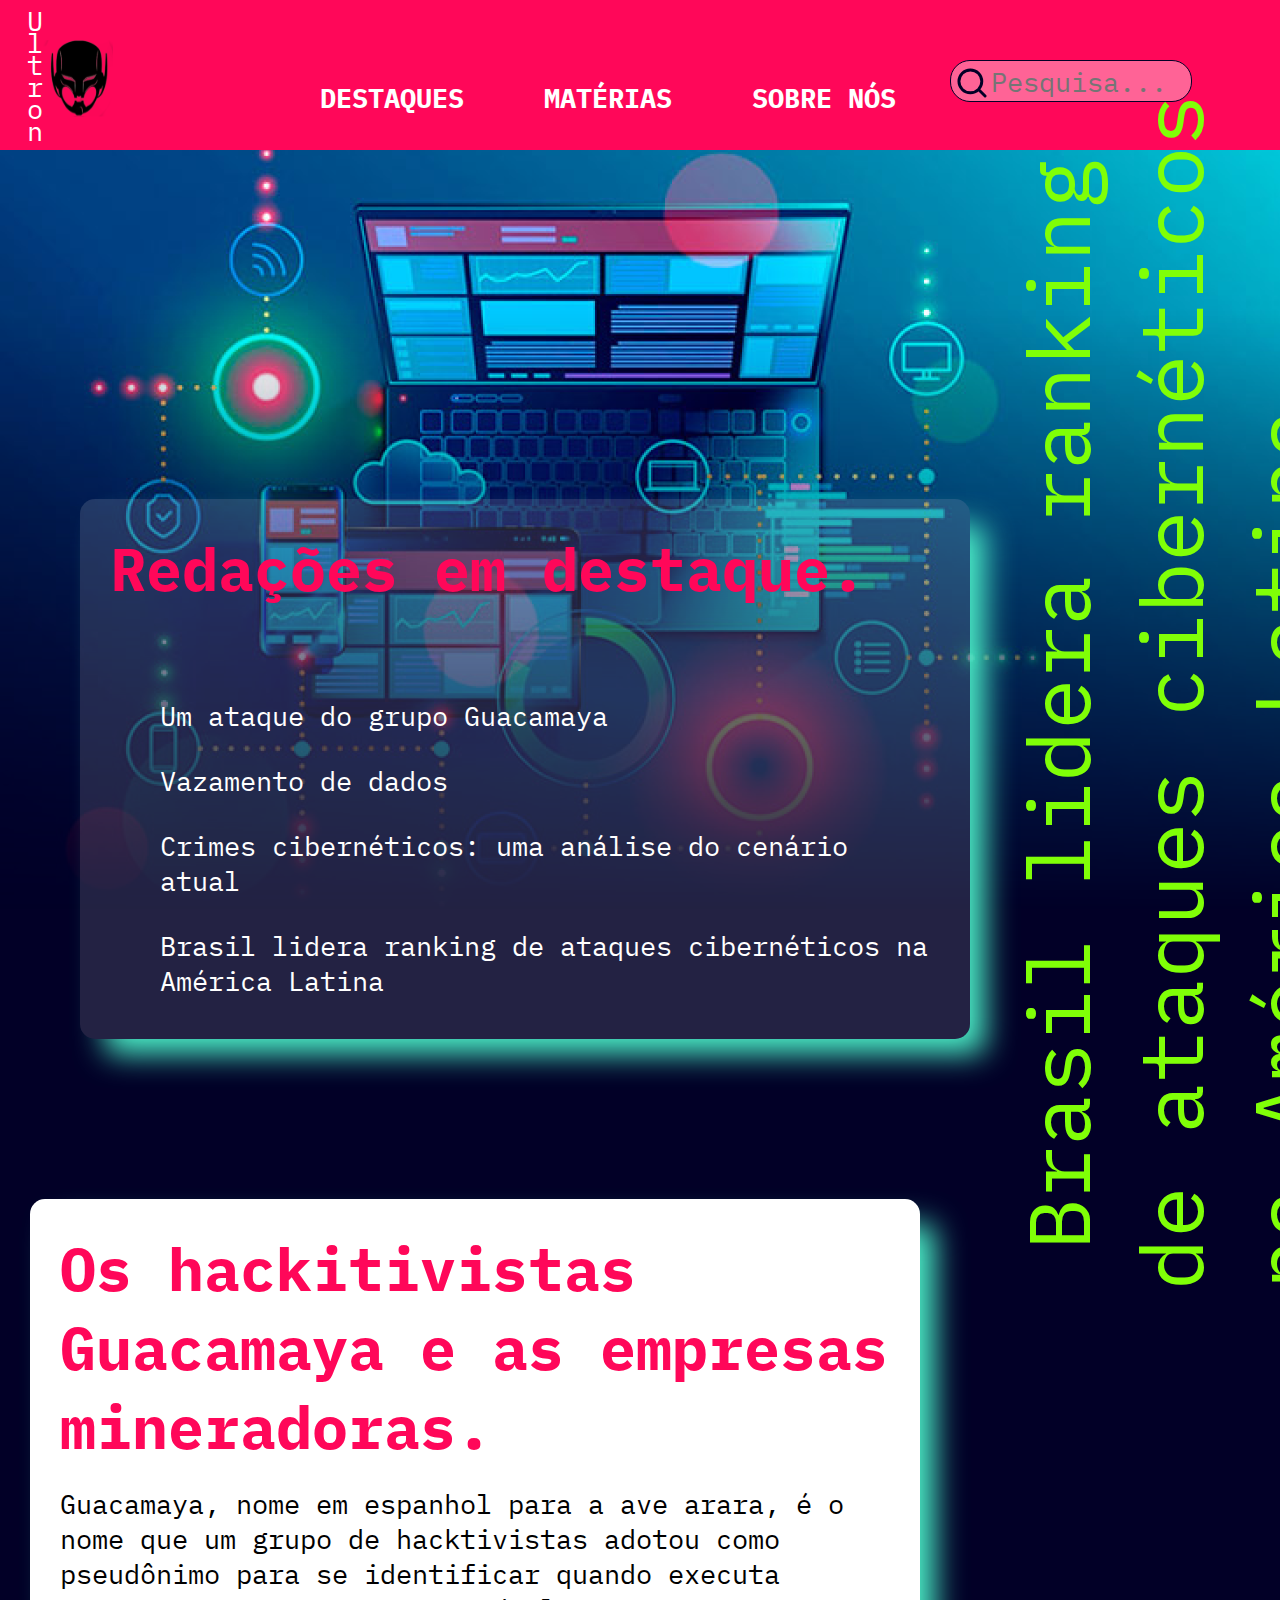
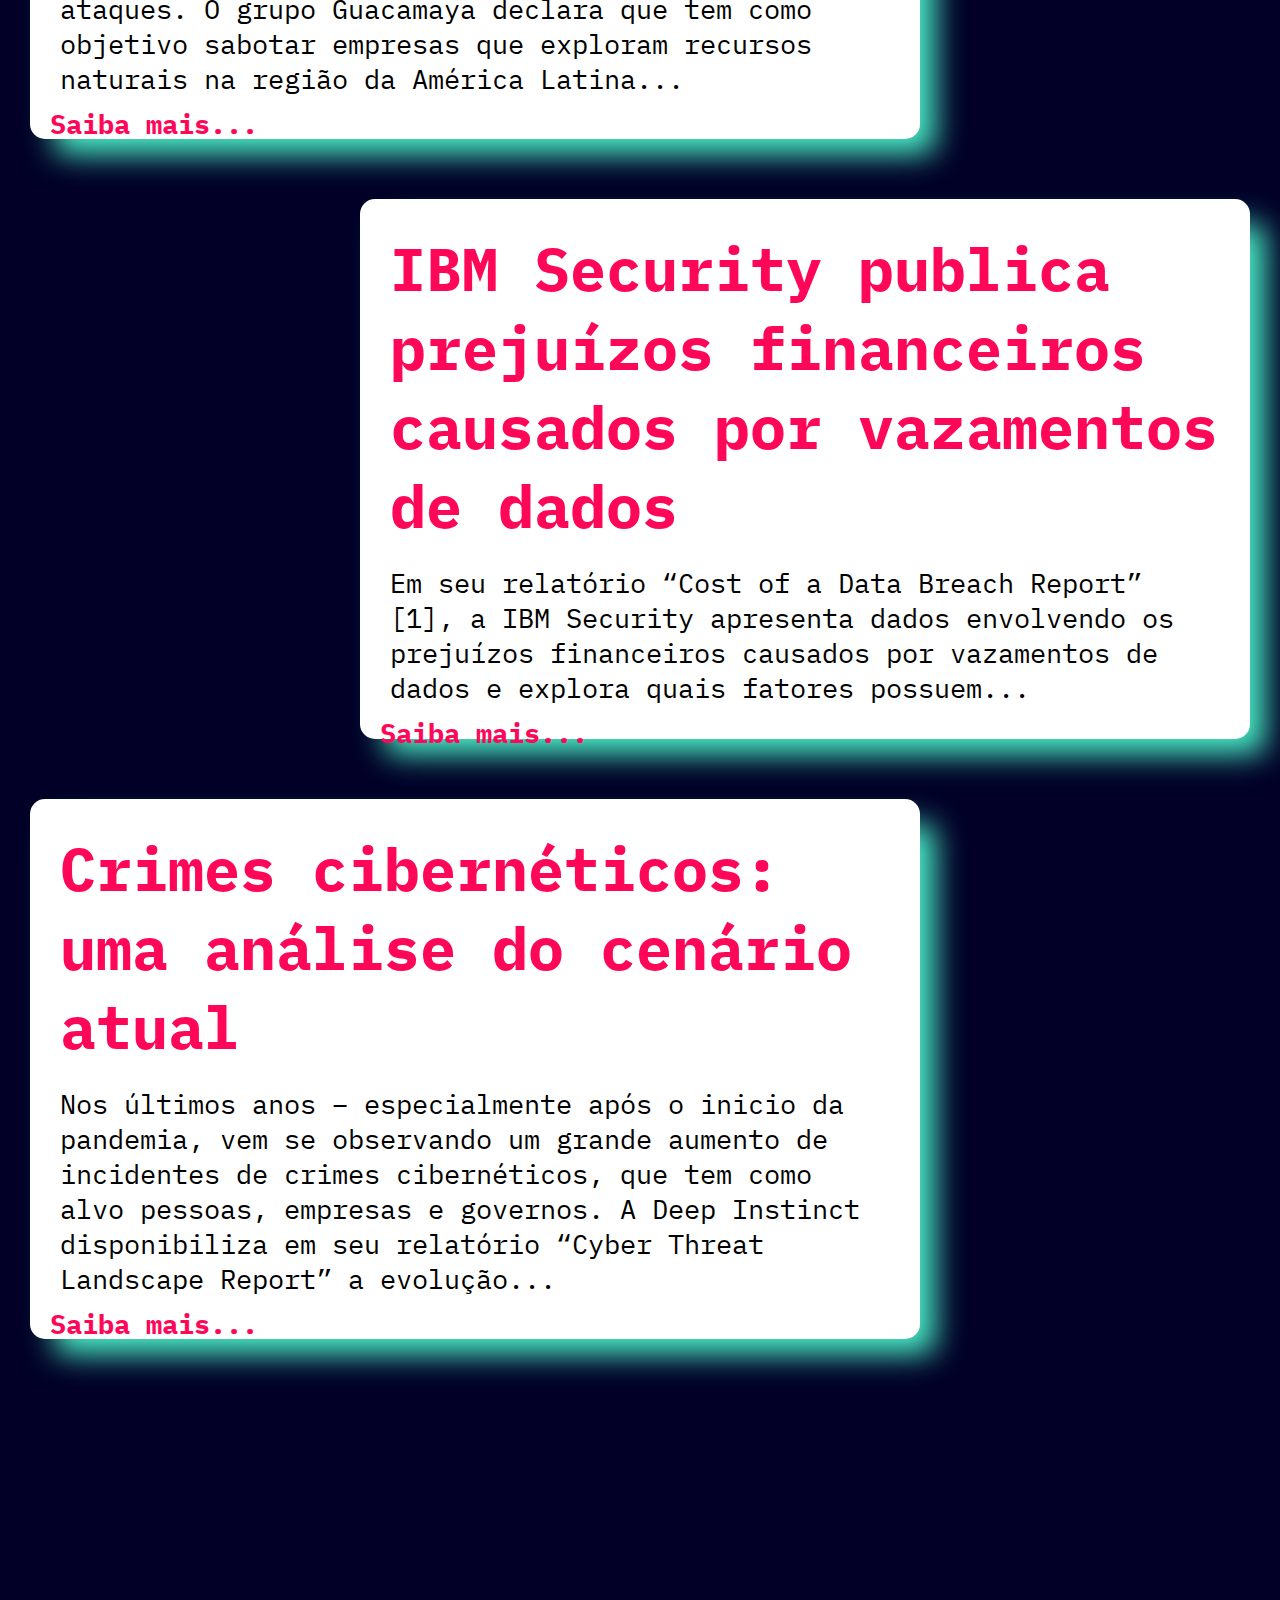
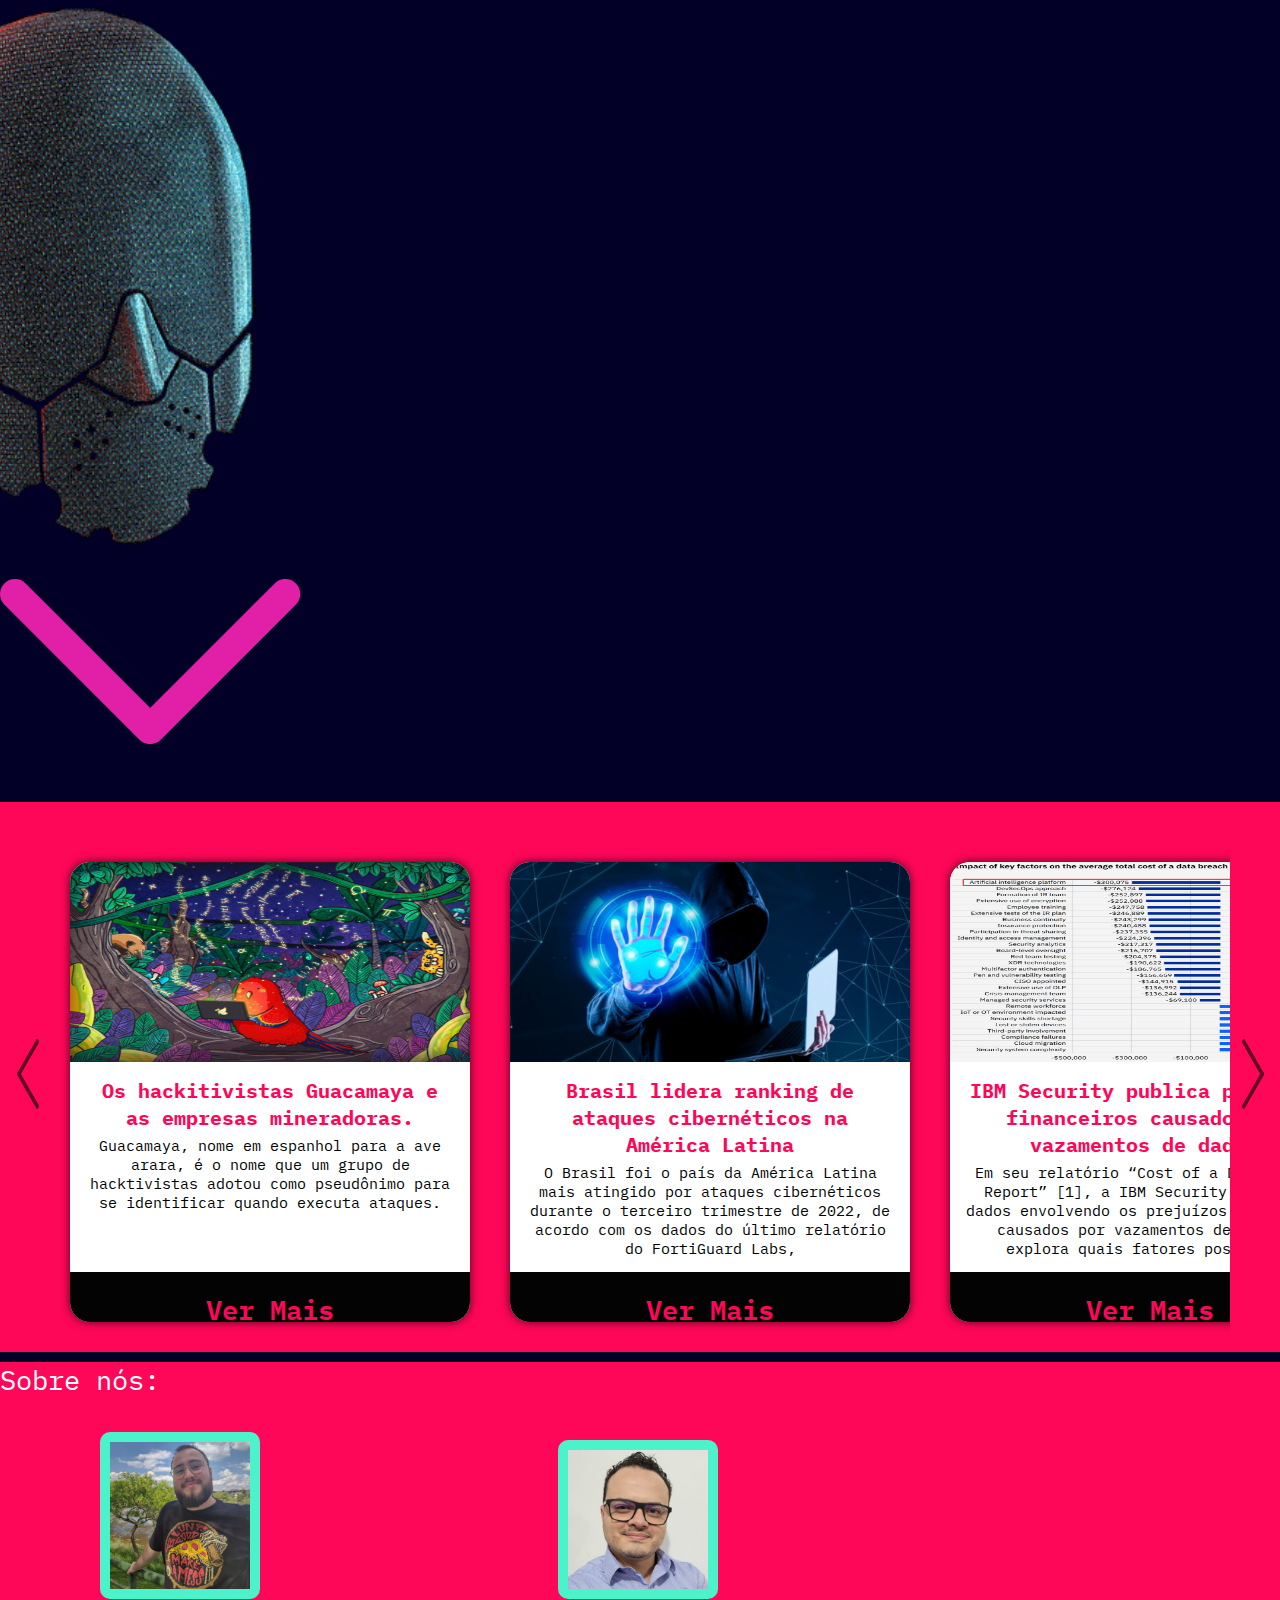
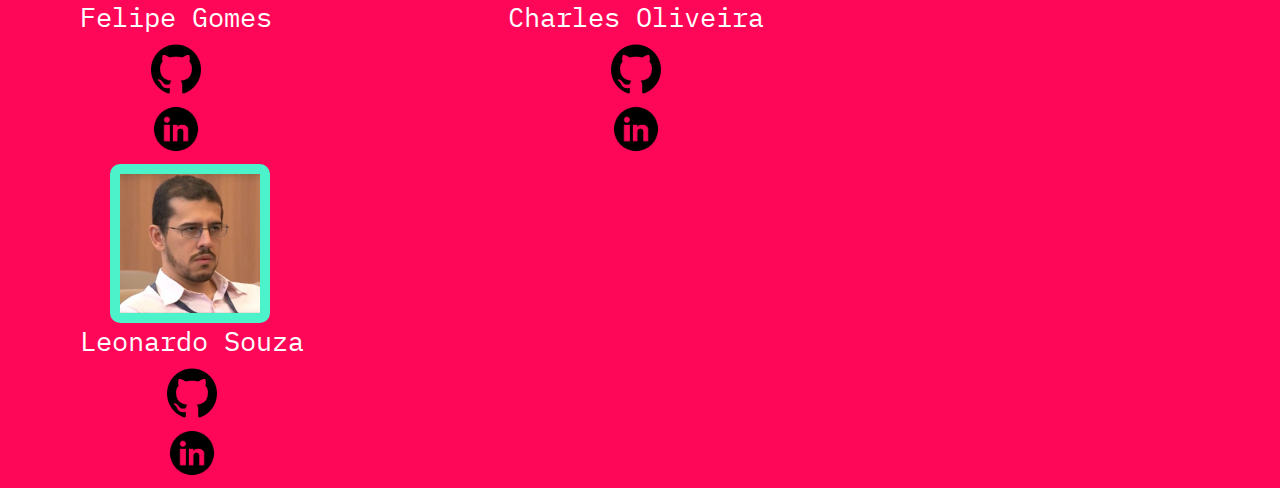
<file: index.html>
<!DOCTYPE html>
<html lang="pt-br">
	<head>
		<meta charset="UTF-8" />
		<meta http-equiv="X-UA-Compatible" content="IE=edge" />
		<meta name="viewport" content="width=device-width, initial-scale=1.0" />
		<meta name="keywords" content="cybersecurity, Infosec" />
		<link rel="stylesheet" href="./css/style.css" />
		<!-- <link rel="stylesheet" href="https://cdn.jsdelivr.net/npm/bootstrap@4.3.1/dist/css/bootstrap.min.css" integrity="sha384-ggOyR0iXCbMQv3Xipma34MD+dH/1fQ784/j6cY/iJTQUOhcWr7x9JvoRxT2MZw1T" crossorigin="anonymous"> -->
		<script type="text/javascript" src="js/script.js" defer></script>

		<title>Projeto Ultron</title>
	</head>
	<body>
		<header>
			<div class="logo">
				<p class="marca">
					U <br />
					l <br />
					t <br />
					r <br />
					o <br />
					n
				</p>
				<a href="./index.html">
				<img src="./img/pngwing 1.svg" alt="logo" />
				</a>
			</div>
			<nav>
				<div class="menu">
					<ul>
						<li><a href="#destaques">destaques</a></li>
						<li><a href="#Carrossel">matérias</a></li>
						<li><a href="#sobre">Sobre nós</a></li>
					</ul>
				</div>
			</nav>
			<div class="pesquisas">
				<div class="pesquisa">
					<input type="text"
					id="entradaPesquisa" 
					onkeyup="Pesquisa()" placeholder="Pesquisa..." />
					<img src="./img/🦆 icon _search_.svg" alt="" />
				</div>
				<!-- <div class="opcoes">
					<button class="navbar-toggler" type="button" data-bs-toggle="collapse" data-bs-target="#menuMaterias" style="cursor:pointer" aria-expanded="true">
						<span class="navbar-toggler-icon"></span>
					
					</button>
					<img src="./img/🦆 icon _menu hambuger_.png" alt="3barras"  />
				</div> -->
				<!-- <div class="navbar-collapse collapse" id="menuMaterias">
					<ul class="navbar-nav">
						<li class="nav-item">
							<a class="nav-link" href="#">Teste</a>

						</li>
					</ul>

				</div> -->
			</div>

			<!-- <div class="itensPesquisa">
				<ul id="listaPesquisa">
					<li><a href="./subpaginas/materia01.html">Um ataque do grupo Guacamaya</a></li>
					<li><a ahref="./subpaginas/materia02.html">Vazamento de dados</a></li>
					<li><a href="./subpaginas/materia03.html">Crimes cibernéticos: uma análise do cenário atual</a></li>
					
				  </ul>
			</div> -->


		</header>
		<main>
			<div class="banner">
				<div class="imgg"></div>
				<div class="texto-impactante">
					<a href="subpaginas/materia04.html" class="texto-impactante" target="_blank">Brasil lidera ranking <br> de ataques cibernéticos <br> na América Latina</a>
				</div>
			</div>

			<div class="main" id="materias">
				<section>
					<div class="section01" id="destaques">
						<div class="card">
							<!-- <div class="card-titulo"><p>Os hackitivistas Guacamaya e as empresas mineradoras.</p>
							</div> -->
							
							<!-- <div class="card-texto">
								<p>Guacamaya, nome em espanhol para a ave arara, é o nome que um grupo de hacktivistas adotou como pseudônimo para se identificar quando executa ataques. O grupo Guacamaya declara que tem como objetivo sabotar empresas que exploram recursos naturais na região da América Latina... </p>
							</div> -->
							<div class="card-titulo"><p>Redações em destaque.</p>
							<div class="card-texto">
								<!-- <a href="./subpaginas/materia01.html">Saiba mais...</a> -->

							
							<div class="itensPesquisa">
								<ul id="listaPesquisa">
									<li><a href="./subpaginas/materia01.html">Um ataque do grupo Guacamaya</a></li>
									<li><a href="./subpaginas/materia02.html">Vazamento de dados</a></li>
									<li><a href="./subpaginas/materia03.html">Crimes cibernéticos: uma análise do cenário atual</a></li>
									<li><a href="./subpaginas/materia04.html">Brasil lidera ranking  de ataques cibernéticos na América Latina</a></li>
									
								  </ul>
								</div>
							</div>
				
						</div>
					</div>
				</section>
				<section>
					<div class="section02">
						<div class="card">
							<div class="card-titulo"><p>Os hackitivistas Guacamaya e as empresas mineradoras.</p>
							</div>
							
							<div class="card-texto">
								<p>Guacamaya, nome em espanhol para a ave arara, é o nome que um grupo de hacktivistas adotou como pseudônimo para se identificar quando executa ataques. O grupo Guacamaya declara que tem como objetivo sabotar empresas que exploram recursos naturais na região da América Latina... </p>
							</div>
							<div class="texto-destacado">
								<a href="./subpaginas/materia01.html">Saiba mais...</a>
							</div>
						</div>
					</div>
				</section>
				<section>
					<div class="section03">
						<div class="icone-grande"></div>
						<div class="card">
							<div class="card-titulo">
								<p>IBM Security publica prejuízos financeiros causados por vazamentos de dados</p>
							</div>
							<div class="card-texto">
								<p>Em seu relatório “Cost of a Data Breach Report” [1], a IBM Security apresenta dados envolvendo os prejuízos financeiros causados por vazamentos de dados e explora quais fatores possuem...</p>
							</div>
							<div class="texto-destacado">
								<a href="./subpaginas/materia02.html">Saiba mais...</a>
							</div>
						</div>
					</div>
				</section>
				<section>
					<div class="section04">
						<div class="card">
							<div class="card-titulo">
							<p> Crimes cibernéticos: uma análise do cenário atual</p></div>
							<div class="card-texto">Nos últimos anos – especialmente após o inicio da pandemia, vem se observando um grande aumento de incidentes de crimes cibernéticos, que tem como alvo pessoas, empresas e governos. A Deep Instinct disponibiliza em seu relatório “Cyber Threat Landscape Report” a evolução...</div>
							<div class="texto-destacado">
								<a href="./subpaginas/materia03.html">Saiba mais...</a>
							</div>
							<div class="gif"></div>
							</div>
						</div>

						<div class="gif">
							<img src="./img/gif-anim-1 1.svg" alt="capacete">
						</div>
					</div>
							<img src="./img/🦆 icon _chevron down arrow_.svg" alt="" />
				</section>
			</div>	
			<!-- Carrossel -->
			<div class="container-carrossel" id="Carrossel">
				<button class="arrow-left control" aria-label="Previous image"><img src="../img/seta para esqueda.png" alt="seta-esquerda" class="arrows"></button>
				<button class="arrow-right control" aria-label="next image"><img src="../img/seta para direita.png" alt="seta-direita" class="arrows"></button>
				<div class="container-wrapper">
					<div class="card-carrossel current-item">
						<div class="card-header">
							<img src="../img/guacamaya2.jpg" class="card-img">
						</div>
						<div class="card-body">
							<h2 class="card-carrossel-titulo">Os hackitivistas Guacamaya e as empresas mineradoras.</h2>
							<p class="card-carrossel-texto">Guacamaya, nome em espanhol para a ave arara, é o nome que um grupo de hacktivistas adotou como pseudônimo para se identificar quando executa ataques.</p>
						</div>
						<div class="card-footer">
							<a href="../subpaginas/materia01.html" target="_blank">Ver Mais</a>
						</div>
					</div>

					<div class="card-carrossel">
						<div class="card-header">
							<img src="img/ataques ciberneticos.jpeg" class="card-img">
						</div>
						<div class="card-body">
							<h2 class="card-carrossel-titulo">Brasil lidera ranking de ataques cibernéticos na América Latina</h2>
							<p class="card-carrossel-texto">O Brasil foi o país da América Latina mais atingido por ataques cibernéticos durante o terceiro trimestre de 2022, de acordo com os dados do último relatório do FortiGuard Labs,</p>
						</div>
						<div class="card-footer">
							<a href="subpaginas/materia04.html" target="_blank">Ver Mais</a>
						</div>
					</div>
				 
					<div class="card-carrossel">
						<div class="card-header">
							<img src="../img/imagem-custo-vazamento.png" class="card-img">
						</div>
						<div class="card-body">
							<h2 class="card-carrossel-titulo" id="titulo-carrossel2">IBM Security publica prejuízos financeiros causados por vazamentos de dados.</h2>
							<p class="card-carrossel-texto">Em seu relatório “Cost of a Data Breach Report” [1], a IBM Security apresenta dados envolvendo os prejuízos financeiros causados por vazamentos de dados e explora quais fatores possuem...</p>
					</div>
					<div class="card-footer">
						<a href="subpaginas/materia02.html" target="_blank">Ver Mais</a>
					</div>
					 </div>

					 <div class="card-carrossel">
						<div class="card-header">
							<img src="../img/imagem-ataques.png" class="card-img">
						</div>
						<div class="card-body">
							<h2 class="card-carrossel-titulo">Crimes cibernéticos: uma análise do cenário atual</h2>
							<p class="card-carrossel-texto">Nos últimos anos – especialmente após o inicio da pandemia, vem se observando um grande aumento de incidentes de crimes cibernéticos, que tem como alvo pessoas, empresas e governos. A Deep Instinct disponibiliza em seu relatório “Cyber Threat Landscape Report” a evolução...</p>
						</div>
						<div class="card-footer">
							<a href="subpaginas/materia03.html" target="_blank">Ver Mais</a>
						</div>

						
					 </div>
			 </div>
		 </div>

		</main>
		<footer class="redatores" id="sobre">
			<p class="assinatura" id="sobre-nos">Sobre nós:</p>
			<br>
			<ul>
			<li>
				<img src="../img/imagem felipe.jpeg" alt="foto-felipe" id="retrato-felipe">
				<p class="assinatura">Felipe Gomes</p>
				<a href="https://github.com/FelipeBGomes99" target="_blank"><img src="../img/githubicone.png" alt="icone-github" class="icones"></a><a href="https://www.linkedin.com/in/felipe-bernardes-a67b071ba/" target="_blank"><img src="../img/linkedin.png" class="icones" alt="icone-gmail"></a>
			</li>
			<li>
				<img src="../img/imagen charles.jpeg" alt="foto-felipe" id="retrato-charles">
				<p class="assinatura">Charles Oliveira</p>
				 <a href="https://github.com/OliveiraCharles" target="_blank"><img src="../img/githubicone.png" alt="icone-github" class="icones"></a><a href="https://www.linkedin.com/in/charles-oliveira-86410324a/" target="_blank"><img src="../img/linkedin.png" class="icones" alt="icone-gmail"></a>
			</li>
			<li>
				<img src="../img/Imagen leo.jpeg" alt="foto-felipe" id="retrato-leo">
				<p class="assinatura">Leonardo Souza</p>
				 <a href="https://github.com/Leonardo-ReisSouza-Facens" target="_blank"><img src="../img/githubicone.png" alt="icone-github" class="icones"></a><a href="https://www.linkedin.com/in/leonardo-dos-reis-souza-614157207/" target="_blank"><img src="../img/linkedin.png" class="icones" alt="icone-gmail"></a>
			</li>
			</ul>
		</footer>
	</body>
</html>
</file>
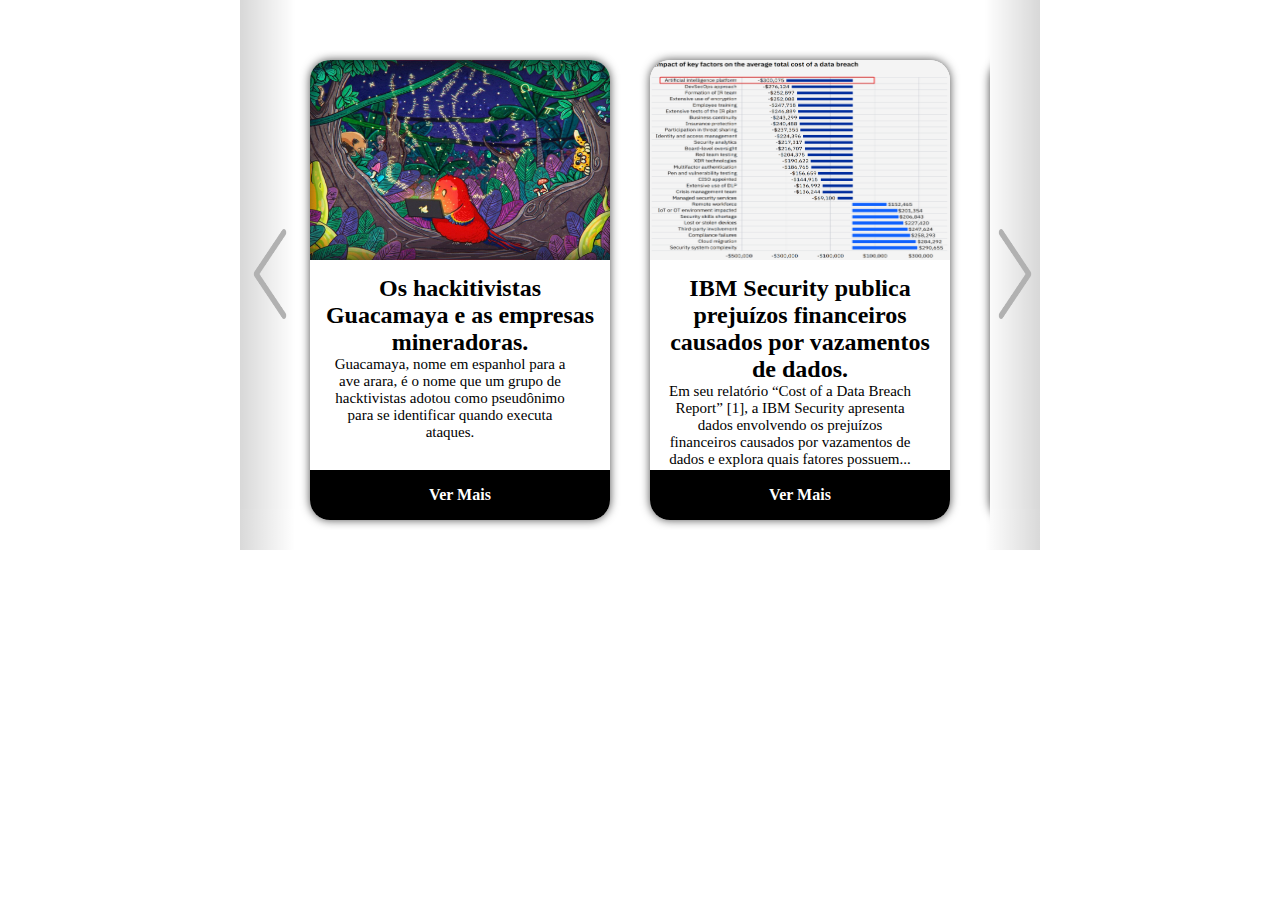
<file: carrosel/indexcarrosel.html>
<!DOCTYPE html>
<html lang="en">
<head>
    <meta charset="UTF-8">
    <meta http-equiv="X-UA-Compatible" content="IE=edge">
    <meta name="viewport" content="width=device-width, initial-scale=1.0">
    <link rel="stylesheet" href="stylecarrossel.css">
    <script type="text/javascript" src="scriptcarrossel.js" defer></script>
    <title>carrossel</title>
</head>
<body>

     <div class="container-carrossel">
            <button class="arrow-left control" aria-label="Previous image"><img src="../img/seta para esqueda.png" alt="seta-esquerda" class="arrows"></button>
            <button class="arrow-right control" aria-label="next image"><img src="../img/seta para direita.png" alt="seta-direita" class="arrows"></button>
            <div class="container-wrapper">
                <div class="card-carrossel current-item">
                    <div class="card-header">
                        <img src="../img/guacamaya2.jpg" class="card-img">
                    </div>
                    <div class="card-body">
                        <h2 class="card-carrosel-titulo">Os hackitivistas Guacamaya e as empresas mineradoras.</h2>
                        <p class="card-carrossel-texto">Guacamaya, nome em espanhol para a ave arara, é o nome que um grupo de hacktivistas adotou como pseudônimo para se identificar quando executa ataques.</p>
                    </div>
                    <div class="card-footer">
                        <a href="../subpaginas/materia01.html">Ver Mais</a>
                    </div>
                </div>
             
                <div class="card-carrossel">
                    <div class="card-header">
                        <img src="../img/imagem-custo-vazamento.png" class="card-img">
                    </div>
                    <div class="card-body">
                        <h2 class="card-carrosel-titulo">IBM Security publica prejuízos financeiros causados por vazamentos de dados.</h2>
                        <p class="card-carrossel-texto">Em seu relatório “Cost of a Data Breach Report” [1], a IBM Security apresenta dados envolvendo os prejuízos financeiros causados por vazamentos de dados e explora quais fatores possuem...</p>
                </div>
                <div class="card-footer">
                    <a href="../subpaginas/materia01.html">Ver Mais</a>
                </div>
                 </div>
             
                 <div class="card-carrossel">
                    <div class="card-header">
                        <img src="../img/imagem-ataques.png" class="card-img">
                    </div>
                    <div class="card-body">
                        <h2 class="card-carrosel-titulo">Crimes cibernéticos: uma análise do cenário atual</h2>
                        <p class="card-carrossel-texto">Nos últimos anos – especialmente após o inicio da pandemia, vem se observando um grande aumento de incidentes de crimes cibernéticos, que tem como alvo pessoas, empresas e governos. A Deep Instinct disponibiliza em seu relatório “Cyber Threat Landscape Report” a evolução...</p>
                    </div>
                    <div class="card-footer">
                        <a href="../subpaginas/materia01.html">Ver Mais</a>
                    </div>

                    <div class="card-carrossel">
                        <div class="card-header">
                            <img src="../img/guacamaya2.jpg" class="card-img">
                        </div>
                        <div class="card-body">
                            <h2 class="card-carrosel-titulo">Os hackitivista Guacamaya e as empresas mineradoras.</h2>
                            <p class="card-carrossel-texto">Guacamaya, nome em espanhol para a ave arara, é o nome que um grupo de hacktivistas adotou como pseudônimo para se identificar quando executa ataques.</p>
                        </div>
                        <div class="card-footer">
                            <a href="../subpaginas/materia01.html">Ver Mais</a>
                        </div>
                    </div>
                 </div>
         </div>
     </div>
    
</body>
</html>
</file>
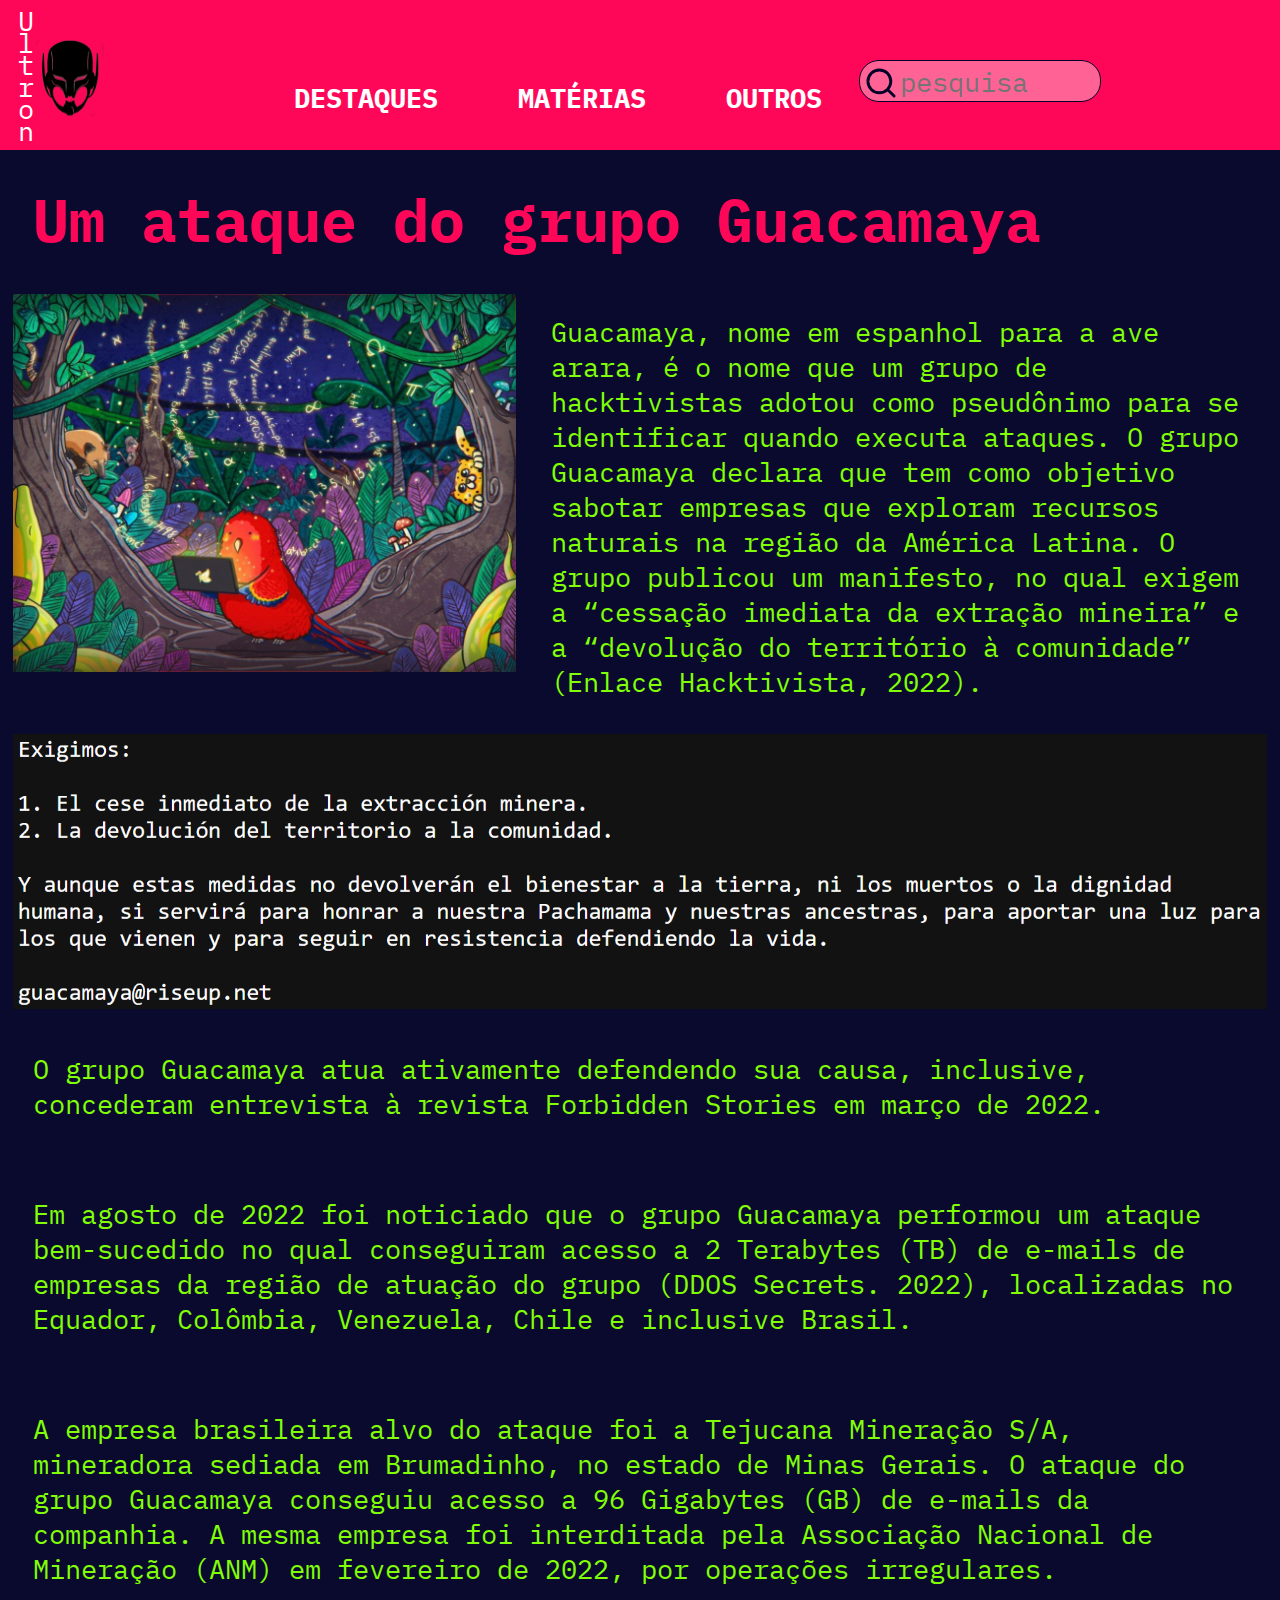
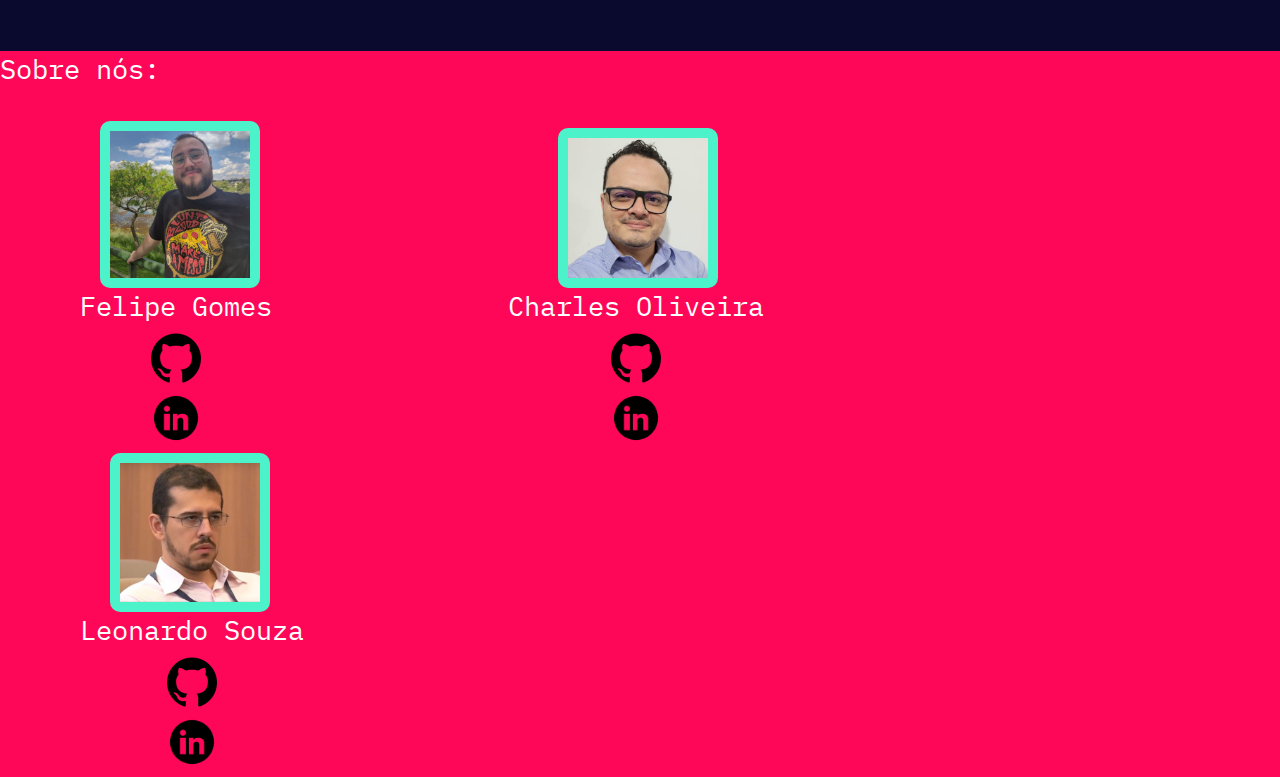
<file: subpaginas/materia01.html>
<!DOCTYPE html>
<html lang="pt-br">
	<head>
		<meta charset="UTF-8"/>
		<meta http-equiv="X-UA-Compatible" content="IE=edge"/>
		<meta name="viewport" content="width=device-width, initial-scale=1.0" />
		<meta name="keywords" content="cybersecurity, Infosec" />

		<link rel="stylesheet" href="../css/style.css" />

		<title>Um ataque do grupo Guacamaya</title>
</head>
<body>
    <header>
        <div class="logo">
            <p class="marca">
                U <br />
                l <br />
                t <br />
                r <br />
                o <br />
                n
            </p>
            <a href="../index.html">
            <img src="../img/pngwing 1.svg" alt="logo" />
            </a>
        </div>
        <nav>
            <div class="menu">
                <ul>
                    <li><a href="#">destaques</a></li>
                    <li><a href="#">matérias</a></li>
                    <li><a href="#">outros</a></li>
                </ul>
            </div>
        </nav>
        <div class="pesquisas">
            <div class="pesquisa">
                <input type="text" placeholder="pesquisa" />
                <img src="../img/🦆 icon _search_.svg" alt="" />
            </div>
            <div class="opcoes">
                <img src="../img/🦆 icon _menu hambuger_.png" alt="" />
            </div>
        </div>
    </header>

    <main>
        <div class="main">
            <section class="section">
                <div class="container" id="template-areas">
                    <div class="card-titulo" id="cabeçalho">
                        <p>Um ataque do grupo Guacamaya</p>
                    </div>
                    <div id="Imagem">
                        <img src="../img/guacamaya2.jpg" title="Grupo Guacamaya" id="imagem-rend">
                    </div>
                    <div id="texto-lateral">
                        <p class="conteudo"> Guacamaya, nome em espanhol para a ave arara, é o nome que um grupo de hacktivistas adotou como pseudônimo para se identificar quando executa ataques. O grupo Guacamaya declara que tem como objetivo sabotar empresas que exploram recursos naturais na região da América Latina. O grupo publicou um manifesto, no qual exigem a “cessação imediata da extração mineira” e a “devolução do território à comunidade” (Enlace Hacktivista, 2022).</p>
                    </div>
                    <div id="texto">
                        <p class="conteudo">O grupo Guacamaya atua ativamente defendendo sua causa, inclusive, concederam entrevista à revista Forbidden Stories em março de 2022.</p> <br>
                                        
                        <p class="conteudo">Em agosto de 2022 foi noticiado que o grupo Guacamaya performou um ataque bem-sucedido no qual conseguiram acesso a 2 Terabytes (TB) de e-mails de empresas da região de atuação do grupo (DDOS Secrets. 2022), localizadas no Equador, Colômbia, Venezuela, Chile e inclusive Brasil.</p> <br>
            
                        <p class="conteudo">A empresa brasileira alvo do ataque foi a Tejucana Mineração S/A, mineradora sediada em Brumadinho, no estado de Minas Gerais. O ataque do grupo Guacamaya conseguiu acesso a 96 Gigabytes (GB) de e-mails da companhia. A mesma empresa foi interditada pela Associação Nacional de Mineração (ANM) em fevereiro de 2022, por operações irregulares.</p> <br>
                    </div>
                    <div id="imagem-2">
                        <img src="../img/guacamaya1.png" title="Manifesto" id="carta">
                    </div>
            
                </div>
            </section>
            
            <div class="icone-grande"></div>
            <section>
                <div class="materia">
                    <div class="materia-titulo"></div>
                    <div class="materia-img"></div>
                    <div class="materia-texto"></div>
                </div>
            </section>
            <section>
                <div class="materia-titulo"></div>
                <div class="carrossel"></div>
            </section>
        </div>
    </main>

    <footer class="redatores">
        <p class="assinatura">Sobre nós:</p>
        <br>
        <ul>
        <li>
            <img src="../img/imagem felipe.jpeg" alt="foto-felipe" id="retrato-felipe">
            <p class="assinatura">Felipe Gomes</p>
            <a href="https://github.com/FelipeBGomes99" target="_blank"><img src="../img/githubicone.png" alt="icone-github" class="icones"></a><a href="https://www.linkedin.com/in/felipe-bernardes-a67b071ba/" target="_blank"><img src="../img/linkedin.png" class="icones" alt="icone-gmail"></a>
        </li>
        <li>
            <img src="../img/imagen charles.jpeg" alt="foto-felipe" id="retrato-charles">
            <p class="assinatura">Charles Oliveira</p>
             <a href="https://github.com/OliveiraCharles" target="_blank"><img src="../img/githubicone.png" alt="icone-github" class="icones"></a><a href="https://www.linkedin.com/in/charles-oliveira-86410324a/" target="_blank"><img src="../img/linkedin.png" class="icones" alt="icone-gmail"></a>
        </li>
        <li>
            <img src="../img/Imagen leo.jpeg" alt="foto-felipe" id="retrato-leo">
            <p class="assinatura">Leonardo Souza</p>

             <a href="https://github.com/Leonardo-ReisSouza-Facens" target="_blank"><img src="../img/githubicone.png" alt="icone-github" class="icones"></a><a href="https://www.linkedin.com/in/leonardo-dos-reis-souza-614157207/" target="_blank"><img src="../img/linkedin.png" class="icones" alt="icone-gmail"></a>
        </li>
        </ul>
    </footer>


</body>
</html>
</file>
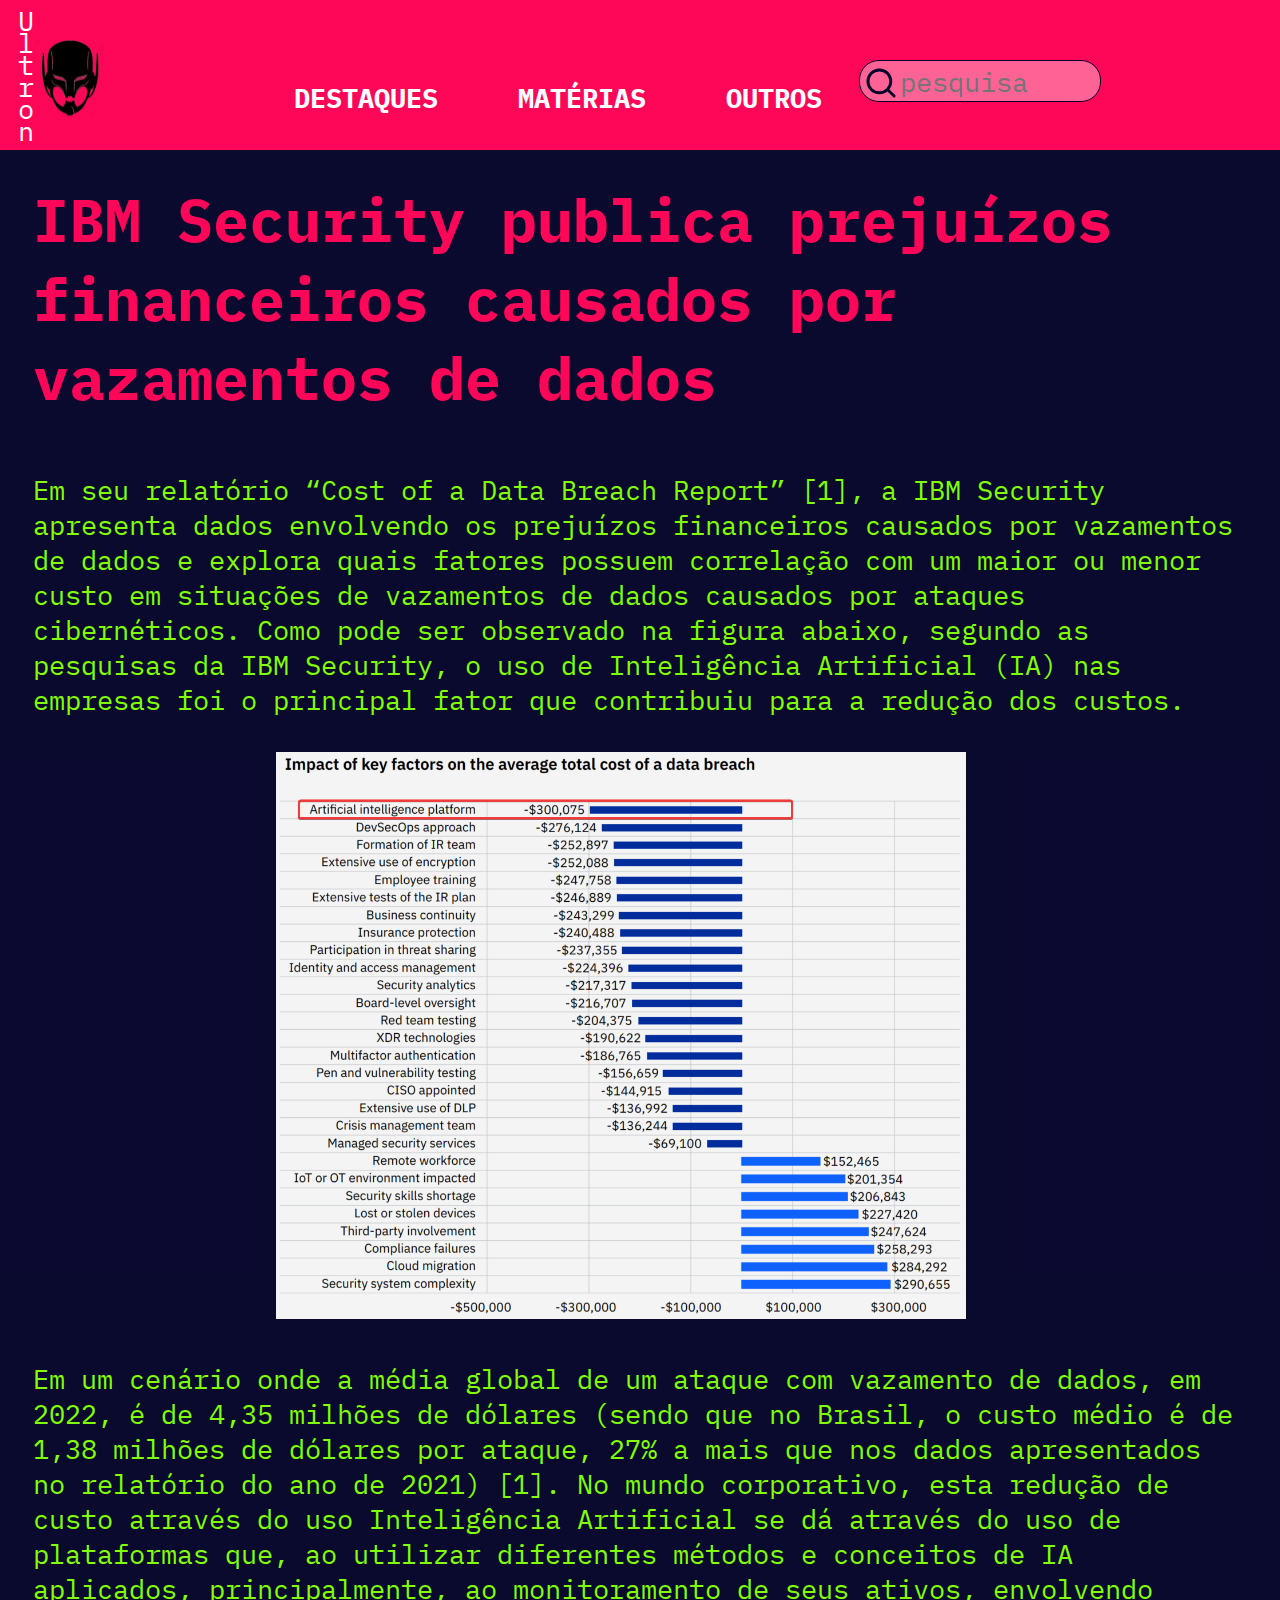
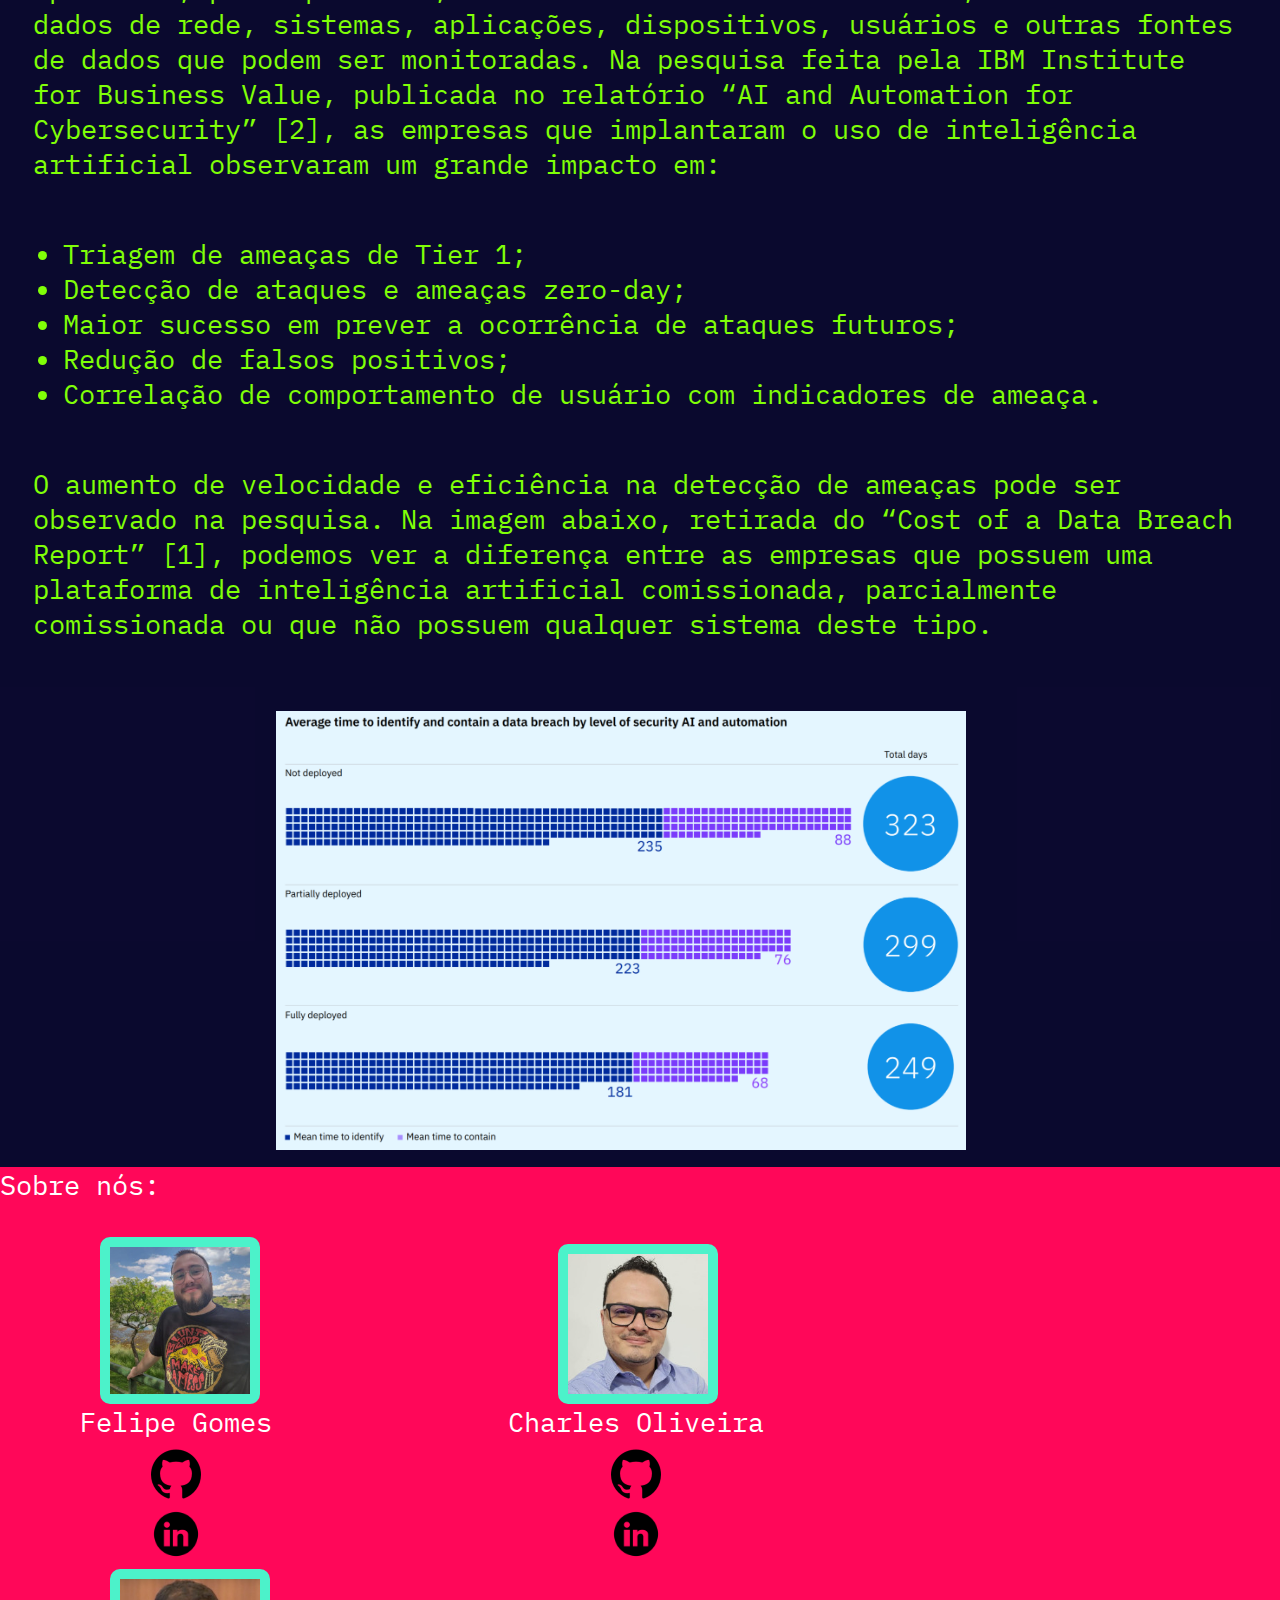
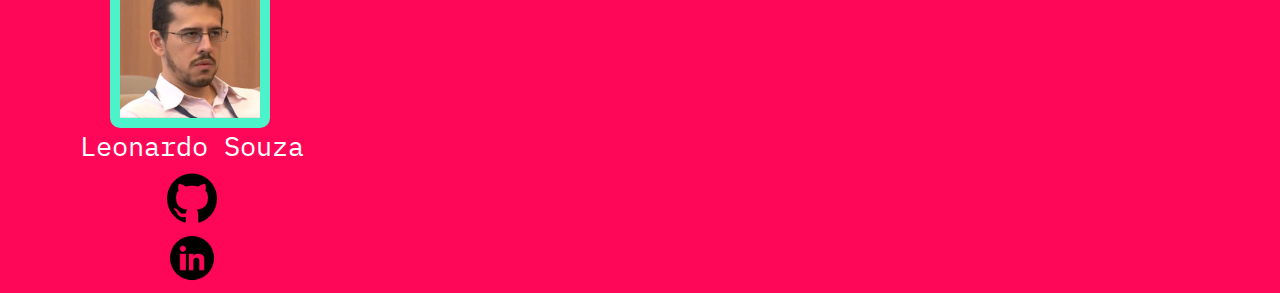
<file: subpaginas/materia02.html>
<!DOCTYPE html>
<html lang="pt-br">
	<head>
		<meta charset="UTF-8"/>
		<meta http-equiv="X-UA-Compatible" content="IE=edge"/>
		<meta name="viewport" content="width=device-width, initial-scale=1.0" />
		<meta name="keywords" content="cybersecurity, Infosec" />

		<link rel="stylesheet" href="../css/style.css" />

		<title>Vazamento de dados</title>
</head>
<body>
    <header>
        <div class="logo">
            <p class="marca">
                U <br />
                l <br />
                t <br />
                r <br />
                o <br />
                n
            </p>
            <a href="../index.html">
            <img src="../img/pngwing 1.svg" alt="logo" />
            </a>
        </div>
        <nav>
            <div class="menu">
                <ul>
                    <li><a href="#">destaques</a></li>
                    <li><a href="#">matérias</a></li>
                    <li><a href="#">outros</a></li>
                </ul>
            </div>
        </nav>
        <div class="pesquisas">
            <div class="pesquisa">
                <input type="text" placeholder="pesquisa" />
                <img src="../img/🦆 icon _search_.svg" alt="" />
            </div>
            <div class="opcoes">
                <img src="../img/🦆 icon _menu hambuger_.png" alt="" />
            </div>
        </div>
    </header>

    <main>
        <div class="main">
            <section class="section">
                <div class="container2" id="template-areas">
                    <div class="card-titulo" id="cabeçalho2">
                        <p>IBM Security publica prejuízos financeiros causados por vazamentos de dados</p>
                    </div>
                    <div id="imagem2">
                        <img src="../img/imagem-custo-vazamento.png" title="custo-vazamento" id="imagem-rend2">
                    </div>
                    <div id="texto-lateral2">
                        <p class="conteudo"> Em seu relatório “Cost of a Data Breach Report” [1], a IBM Security apresenta dados envolvendo os prejuízos financeiros causados por vazamentos de dados e explora quais fatores possuem correlação com um maior ou menor custo em situações de vazamentos de dados causados por ataques cibernéticos. Como pode ser observado na figura abaixo, segundo as pesquisas da IBM Security, o uso de Inteligência Artificial (IA) nas empresas foi o principal fator que contribuiu para a redução dos custos.</p>
                    </div>
                    <div id="texto2">
                        <p class="conteudo">Em um cenário onde a média global de um ataque com vazamento de dados, em 2022, é de 4,35 milhões de dólares (sendo que no Brasil, o custo médio é de 1,38 milhões de dólares por ataque, 27% a mais que nos dados apresentados no relatório do ano de 2021) [1]. No mundo corporativo, esta redução de custo através do uso Inteligência Artificial se dá através do uso de plataformas que, ao utilizar diferentes métodos e conceitos de IA aplicados, principalmente, ao monitoramento de seus ativos, envolvendo dados de rede, sistemas, aplicações, dispositivos, usuários e outras fontes de dados que podem ser monitoradas. Na pesquisa feita pela IBM Institute for Business Value, publicada no relatório “AI and Automation for Cybersecurity” [2], as empresas que implantaram o uso de inteligência artificial observaram um grande impacto em:</p> <br>
                                        
                        <ul class="lista-conteudo">
                            <li>Triagem de ameaças de Tier 1;</li>
                            <li>Detecção de ataques e ameaças zero-day;</li>
                            <li>Maior sucesso em prever a ocorrência de ataques futuros;</li>
                            <li>Redução de falsos positivos;</li>
                            <li>Correlação de comportamento de usuário com indicadores de ameaça.</li>
                        </ul> <br>
            
                        <p class="conteudo">O aumento de velocidade e eficiência na detecção de ameaças pode ser observado na pesquisa. Na imagem abaixo, retirada do “Cost of a Data Breach Report” [1], podemos ver a diferença entre as empresas que possuem uma plataforma de inteligência artificial comissionada, parcialmente comissionada ou que não possuem qualquer sistema deste tipo.</p> <br>
                       
                    </div>
                    <div id="imagem-22">
                        <img src="../img/img-tempo-vazamento.png" title="Manifesto" id="imagem-rend2">
                    </div>
            
                </div>
            </section>
            
            <div class="icone-grande"></div>
            <section>
                <div class="materia">
                    <div class="materia-titulo"></div>
                    <div class="materia-img"></div>
                    <div class="materia-texto"></div>
                </div>
            </section>
            <section>
                <div class="materia-titulo"></div>
                <div class="carrossel"></div>
            </section>
        </div>
    </main>

    <footer class="redatores">
        <p class="assinatura">Sobre nós:</p>
        <br>
        <ul>
        <li>
            <img src="../img/imagem felipe.jpeg" alt="foto-felipe" id="retrato-felipe">
            <p class="assinatura">Felipe Gomes</p>
            <a href="https://github.com/FelipeBGomes99" target="_blank"><img src="../img/githubicone.png" alt="icone-github" class="icones"></a><a href="https://www.linkedin.com/in/felipe-bernardes-a67b071ba/" target="_blank"><img src="../img/linkedin.png" class="icones" alt="icone-gmail"></a>
        </li>
        <li>
            <img src="../img/imagen charles.jpeg" alt="foto-felipe" id="retrato-charles">
            <p class="assinatura">Charles Oliveira</p>
             <a href="https://github.com/OliveiraCharles" target="_blank"><img src="../img/githubicone.png" alt="icone-github" class="icones"></a><a href="https://www.linkedin.com/in/charles-oliveira-86410324a/" target="_blank"><img src="../img/linkedin.png" class="icones" alt="icone-gmail"></a>
        </li>
        <li>
            <img src="../img/Imagen leo.jpeg" alt="foto-felipe" id="retrato-leo">
            <p class="assinatura">Leonardo Souza</p>
             <a href="https://github.com/Leonardo-ReisSouza-Facens" target="_blank"><img src="../img/githubicone.png" alt="icone-github" class="icones"></a><a href="https://www.linkedin.com/in/leonardo-dos-reis-souza-614157207/" target="_blank"><img src="../img/linkedin.png" class="icones" alt="icone-gmail"></a>
        </li>
        </ul>
    </footer>


</body>
</html>
</file>
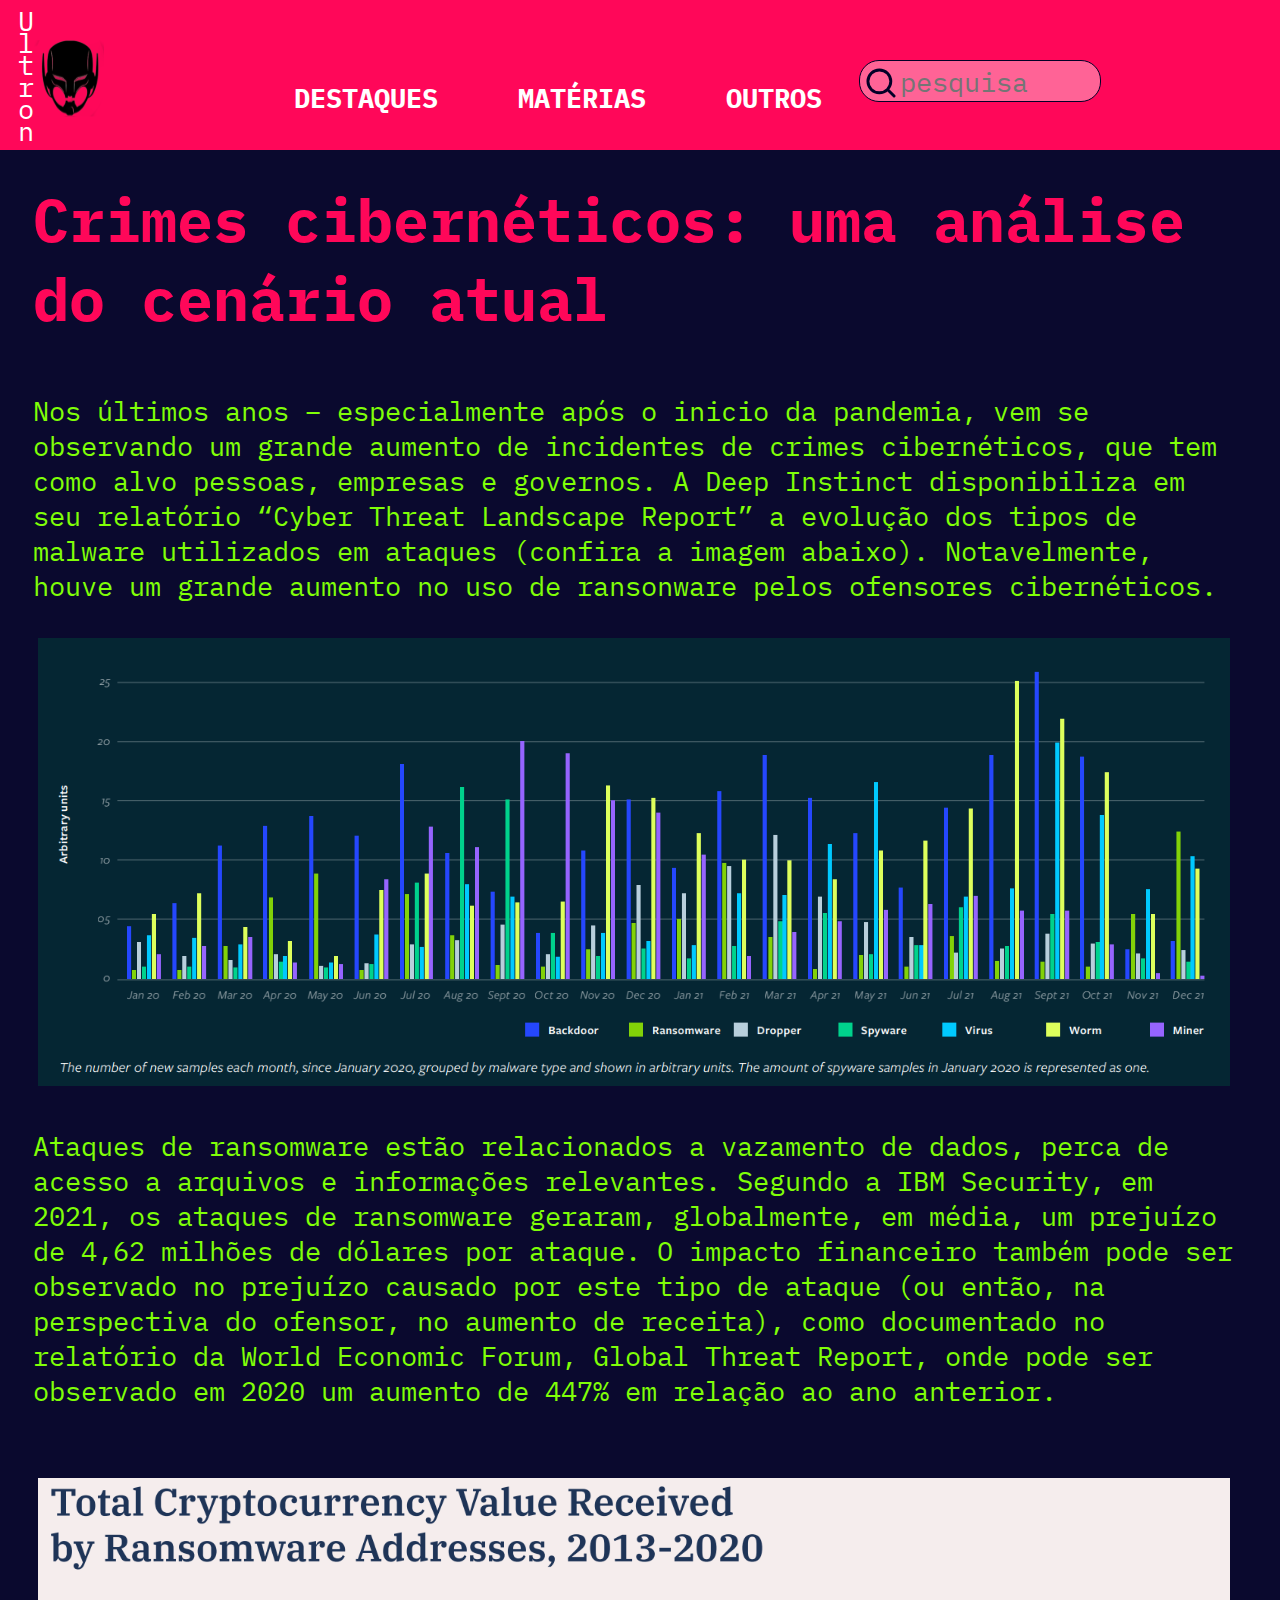
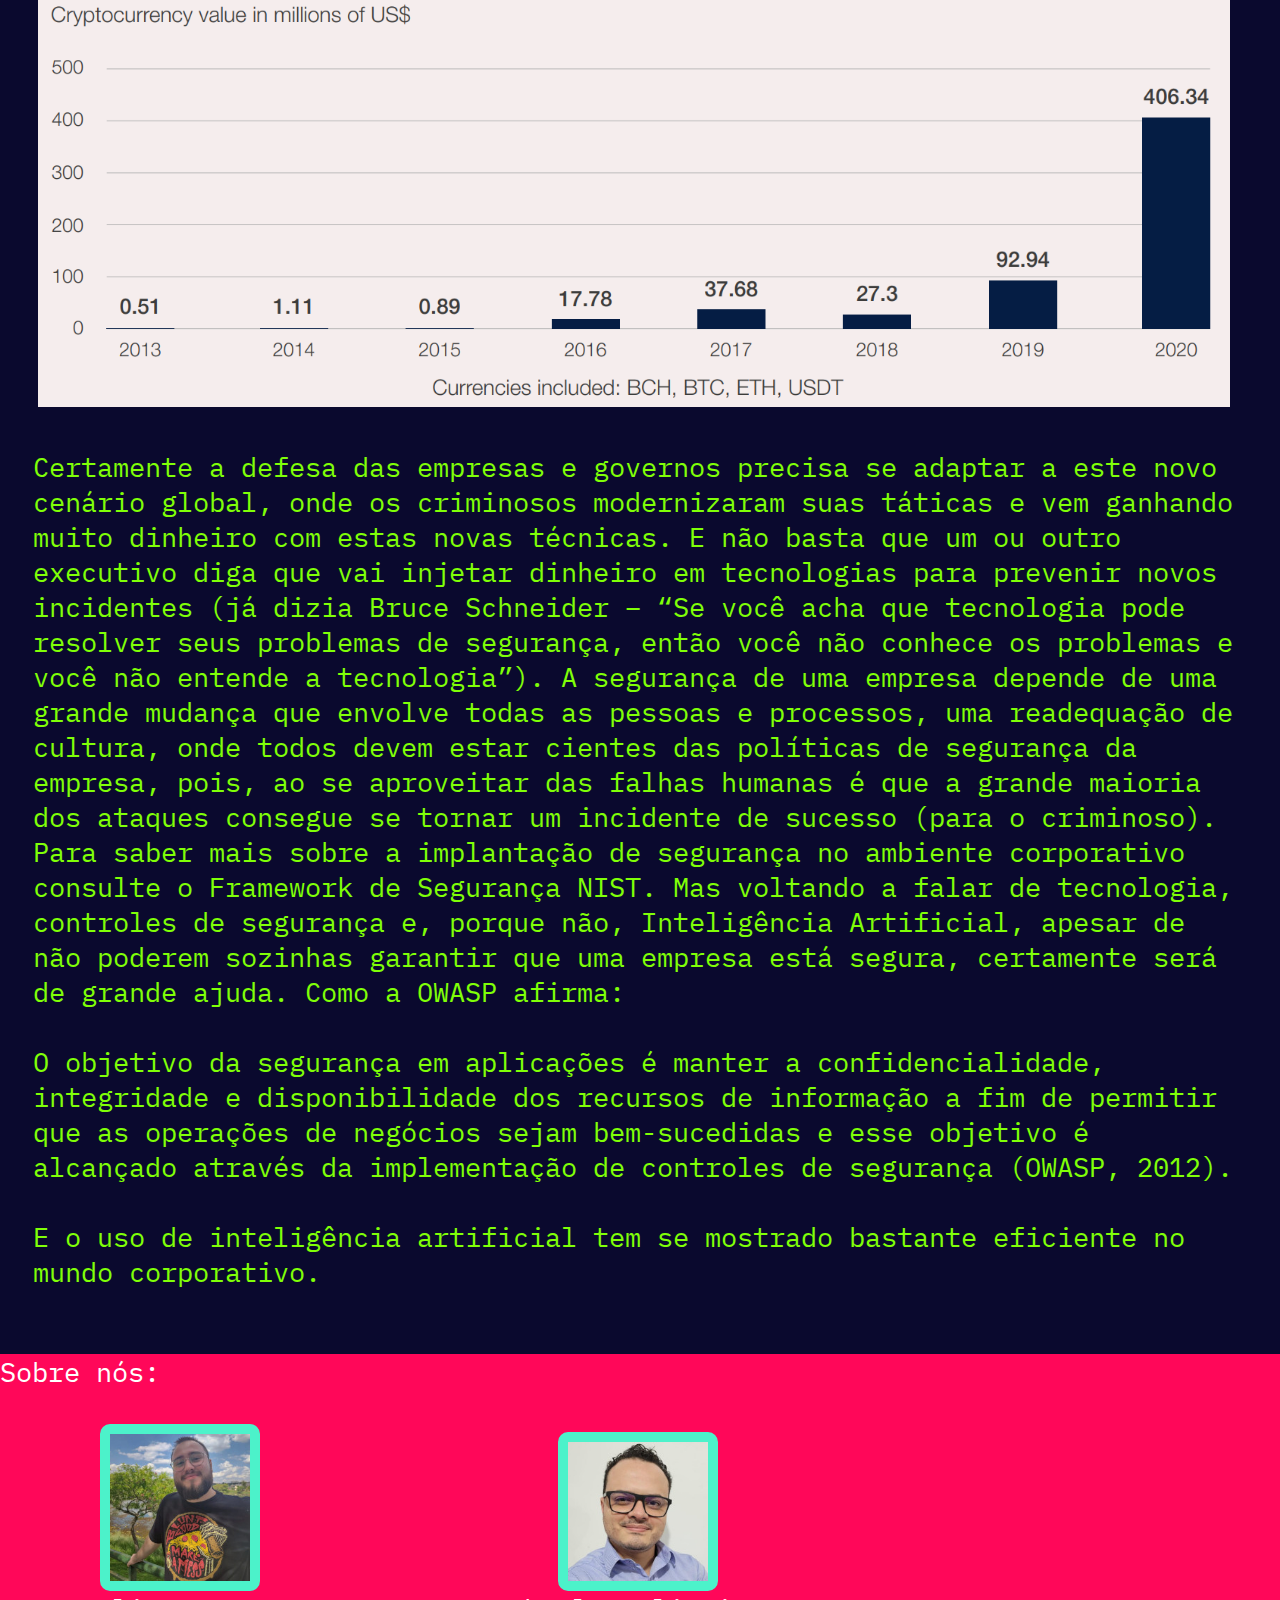
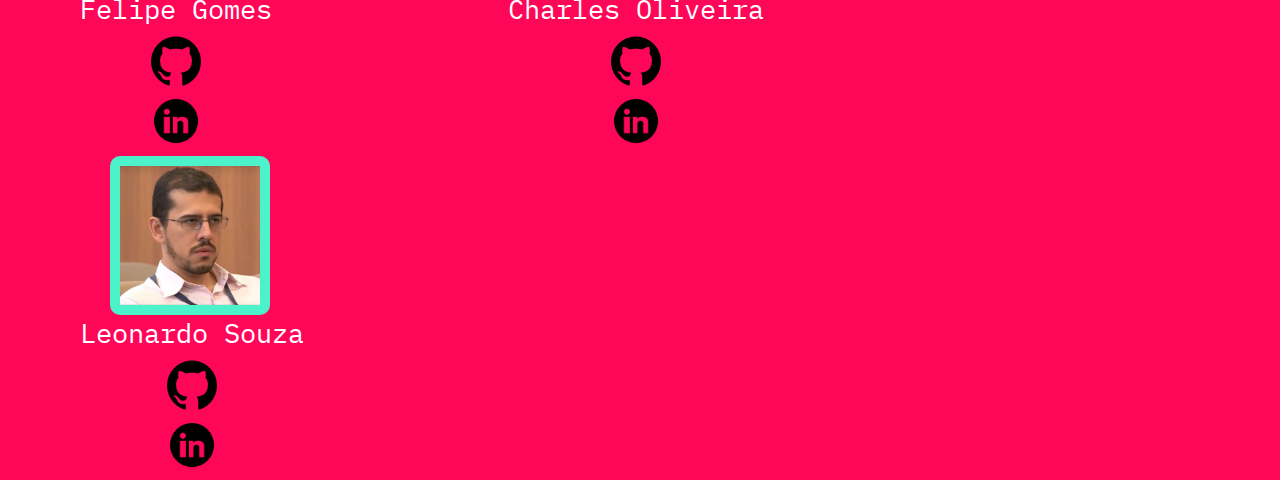
<file: subpaginas/materia03.html>
<!DOCTYPE html>
<html lang="pt-br">
	<head>
		<meta charset="UTF-8"/>
		<meta http-equiv="X-UA-Compatible" content="IE=edge"/>
		<meta name="viewport" content="width=device-width, initial-scale=1.0" />
		<meta name="keywords" content="cybersecurity, Infosec" />

		<link rel="stylesheet" href="../css/style.css" />

		<title>Crimes cibernéticos: uma análise do cenário atual</title>
</head>
<body>
    <header>
        <div class="logo">
            <p class="marca">
                U <br />
                l <br />
                t <br />
                r <br />
                o <br />
                n
            </p>
            <a href="../index.html">
            <img src="../img/pngwing 1.svg" alt="logo" />
            </a>
        </div>
        <nav>
            <div class="menu">
                <ul>
                    <li><a href="#">destaques</a></li>
                    <li><a href="#">matérias</a></li>
                    <li><a href="#">outros</a></li>
                </ul>
            </div>
        </nav>
        <div class="pesquisas">
            <div class="pesquisa">
                <input type="text" placeholder="pesquisa" />
                <img src="../img/🦆 icon _search_.svg" alt="" />
            </div>
            <div class="opcoes">
                <img src="../img/🦆 icon _menu hambuger_.png" alt="" />
            </div>
        </div>
    </header>

    <main>
        <div class="main">
            <section class="section">
                <div class="container3" id="template-areas">
                    <div class="card-titulo" id="cabeçalho3">
                        <p>Crimes cibernéticos: uma análise do cenário atual</p>
                    </div>
                    <div id="imagem3">
                        <img src="../img/imagem-ataques.png" title="custo-vazamento" id="imagem-rend3">
                    </div>
                    <div id="texto-lateral3">
                        <p class="conteudo"> Nos últimos anos – especialmente após o inicio da pandemia, vem se observando um grande aumento de incidentes de crimes cibernéticos, que tem como alvo pessoas, empresas e governos. A Deep Instinct disponibiliza em seu relatório “Cyber Threat Landscape Report” a evolução dos tipos de malware utilizados em ataques (confira a imagem abaixo). Notavelmente, houve um grande aumento no uso de ransonware pelos ofensores cibernéticos.</p>
                    </div>
                    <div id="texto3">
                        <p class="conteudo">Ataques de ransomware estão relacionados a vazamento de dados, perca de acesso a arquivos e informações relevantes. Segundo a IBM Security, em 2021, os ataques de ransomware geraram, globalmente, em média, um prejuízo de 4,62 milhões de dólares por ataque. O impacto financeiro também pode ser observado no prejuízo causado por este tipo de ataque (ou então, na perspectiva do ofensor, no aumento de receita), como documentado no relatório da World Economic Forum, Global Threat Report, onde pode ser observado em 2020 um aumento de 447% em relação ao ano anterior.</p> <br>
                    </div>
                    <div id="imagem-23">
                        <img src="../img/imagem-cryptocurrency.png" title="Manifesto" id="imagem-rend3">
                    </div>
                    <div id="texto4">
                        <p class="conteudo">Certamente a defesa das empresas e governos precisa se adaptar a este novo cenário global, onde os criminosos modernizaram suas táticas e vem ganhando muito dinheiro com estas novas técnicas. E não basta que um ou outro executivo diga que vai injetar dinheiro em tecnologias para prevenir novos incidentes (já dizia Bruce Schneider – “Se você acha que tecnologia pode resolver seus problemas de segurança, então você não conhece os problemas e você não entende a tecnologia”). A segurança de uma empresa depende de uma grande mudança que envolve todas as pessoas e processos, uma readequação de cultura, onde todos devem estar cientes das políticas de segurança da empresa, pois, ao se aproveitar das falhas humanas é que a grande maioria dos ataques consegue se tornar um incidente de sucesso (para o criminoso). Para saber mais sobre a implantação de segurança no ambiente corporativo consulte o Framework de Segurança NIST. Mas voltando a falar de tecnologia, controles de segurança e, porque não, Inteligência Artificial, apesar de não poderem sozinhas garantir que uma empresa está segura, certamente será de grande ajuda. Como a OWASP afirma: <br> <br>

                            O objetivo da segurança em aplicações é manter a confidencialidade, integridade e disponibilidade dos recursos de informação a fim de permitir que as operações de negócios sejam bem-sucedidas e esse objetivo é alcançado através da implementação de controles de segurança (OWASP, 2012). <br> <br>
                            
                            E o uso de inteligência artificial tem se mostrado bastante eficiente no mundo corporativo.</p> <br>
                    </div>
            
                </div>
            </section>
            
            <div class="icone-grande"></div>
            <section>
                <div class="materia">
                    <div class="materia-titulo"></div>
                    <div class="materia-img"></div>
                    <div class="materia-texto"></div>
                </div>
            </section>
            <section>
                <div class="materia-titulo"></div>
                <div class="carrossel"></div>
            </section>
        </div>
    </main>

    <footer class="redatores">
        <p class="assinatura">Sobre nós:</p>
        <br>
        <ul>
        <li>
            <img src="../img/imagem felipe.jpeg" alt="foto-felipe" id="retrato-felipe">
            <p class="assinatura">Felipe Gomes</p>
            <a href="https://github.com/FelipeBGomes99" target="_blank"><img src="../img/githubicone.png" alt="icone-github" class="icones"></a><a href="https://www.linkedin.com/in/felipe-bernardes-a67b071ba/" target="_blank"><img src="../img/linkedin.png" class="icones" alt="icone-gmail"></a>
        </li>
        <li>
            <img src="../img/imagen charles.jpeg" alt="foto-felipe" id="retrato-charles">
            <p class="assinatura">Charles Oliveira</p>
             <a href="https://github.com/OliveiraCharles" target="_blank"><img src="../img/githubicone.png" alt="icone-github" class="icones"></a><a href="https://www.linkedin.com/in/charles-oliveira-86410324a/" target="_blank"><img src="../img/linkedin.png" class="icones" alt="icone-gmail"></a>
        </li>
        <li>
            <img src="../img/Imagen leo.jpeg" alt="foto-felipe" id="retrato-leo">
            <p class="assinatura">Leonardo Souza</p>
             <a href="https://github.com/Leonardo-ReisSouza-Facens" target="_blank"><img src="../img/githubicone.png" alt="icone-github" class="icones"></a><a href="https://www.linkedin.com/in/leonardo-dos-reis-souza-614157207/" target="_blank"><img src="../img/linkedin.png" class="icones" alt="icone-gmail"></a>
        </li>
        </ul>
    </footer>


</body>
</html>
</file>
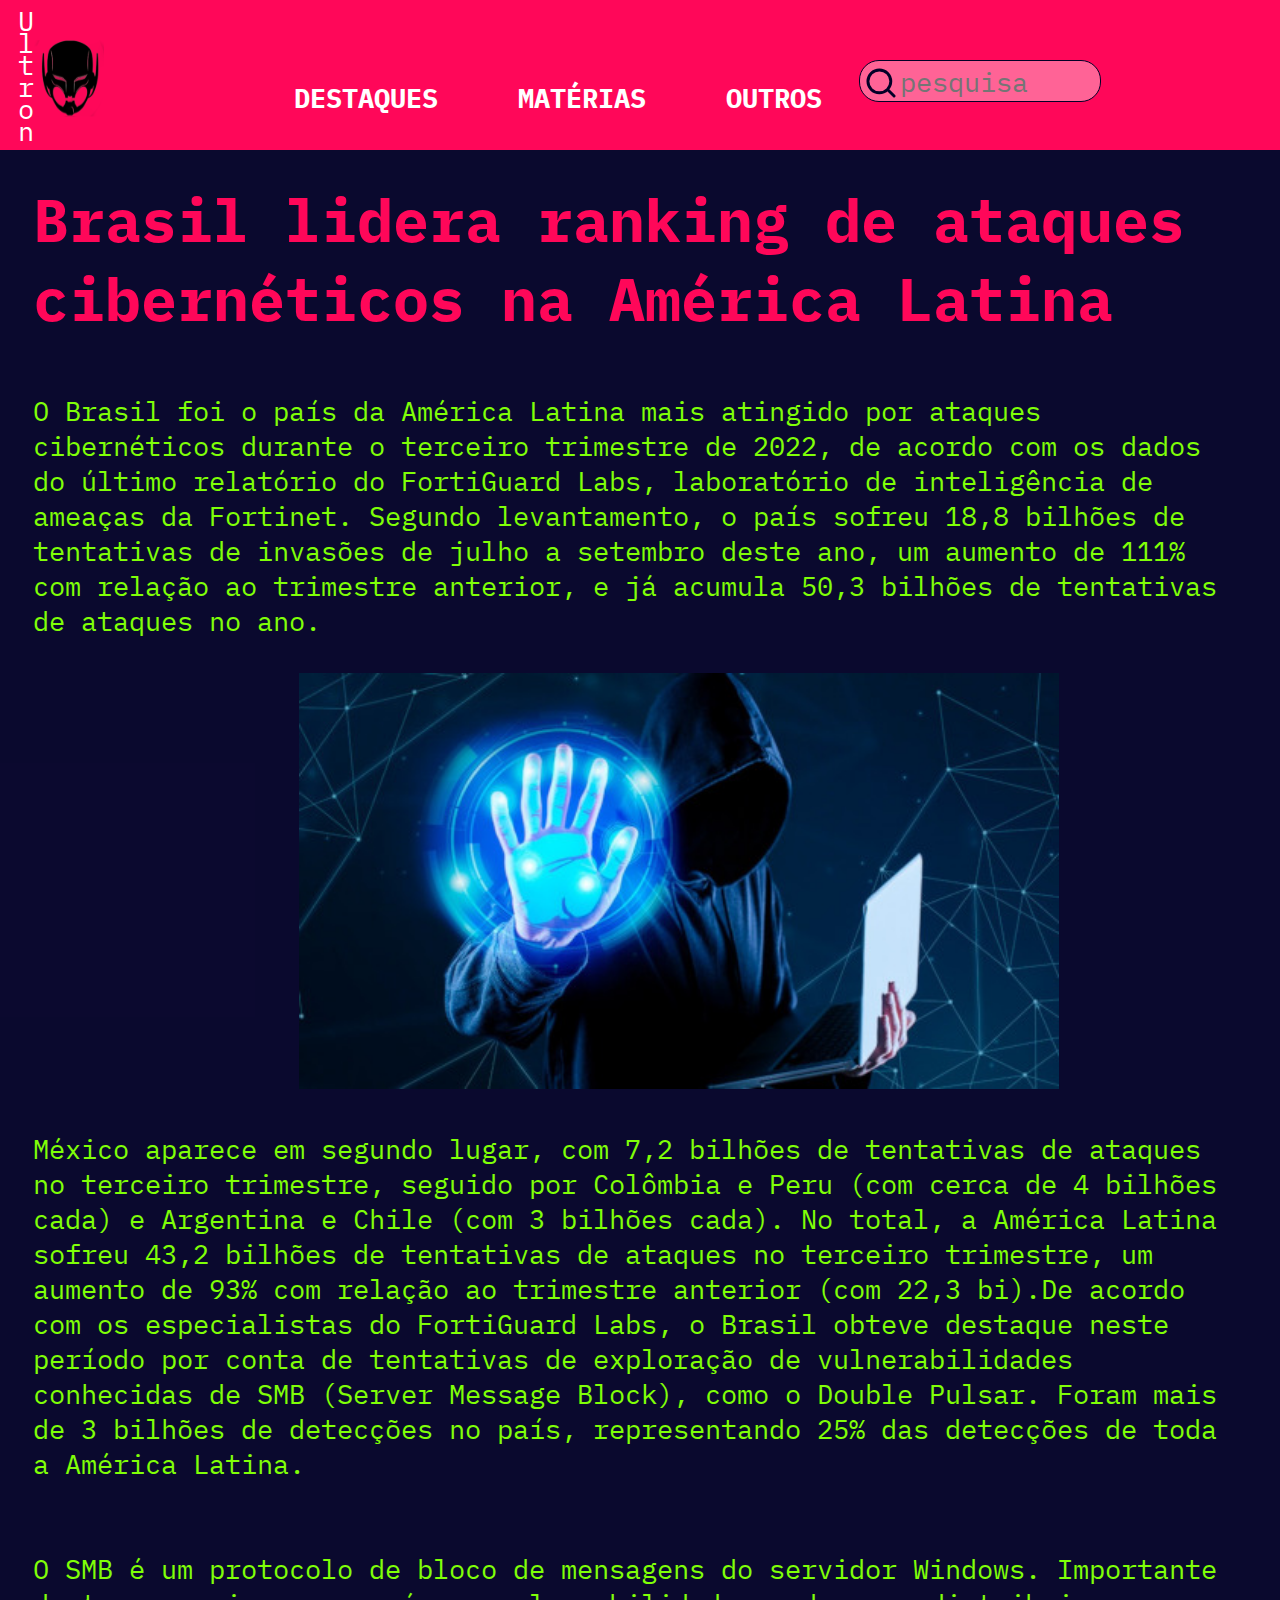
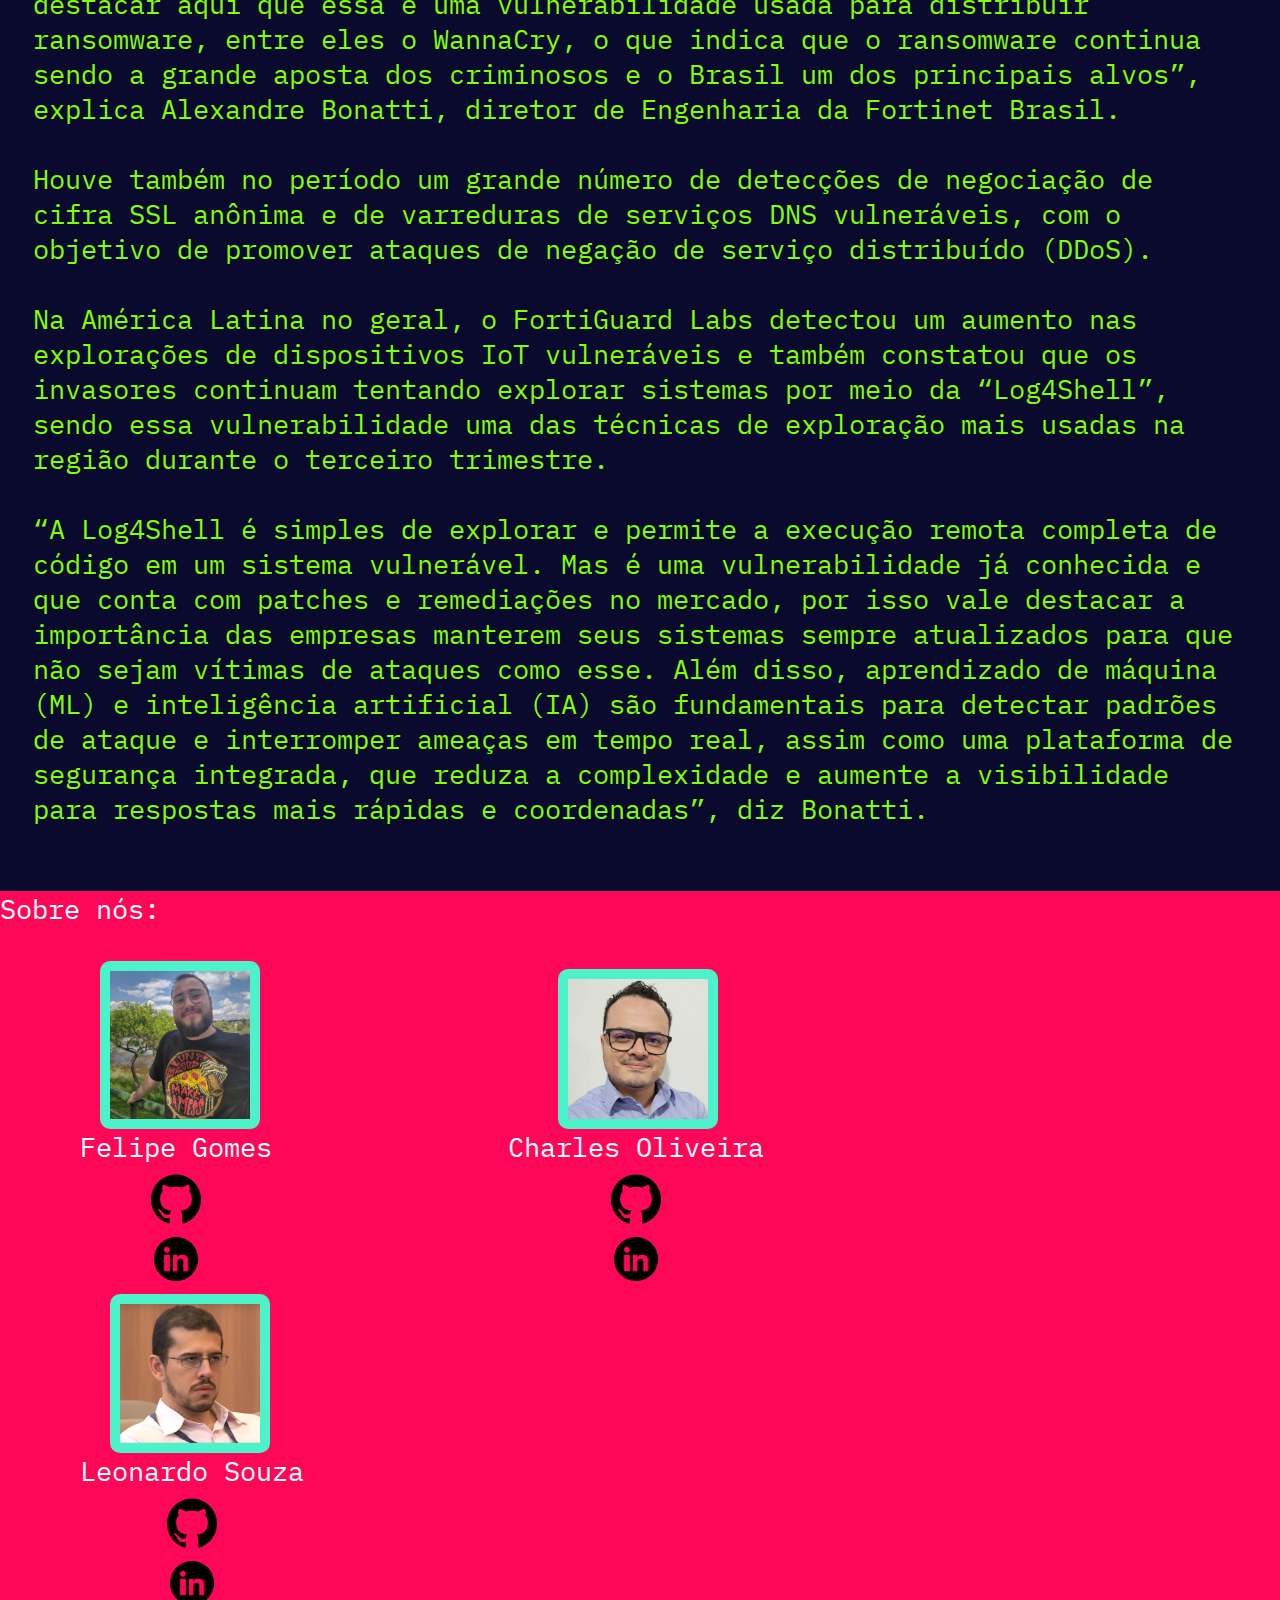
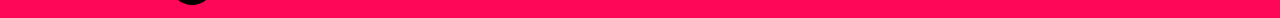
<file: subpaginas/materia04.html>
<!DOCTYPE html>
<html lang="pt-br">
	<head>
		<meta charset="UTF-8"/>
		<meta http-equiv="X-UA-Compatible" content="IE=edge"/>
		<meta name="viewport" content="width=device-width, initial-scale=1.0" />
		<meta name="keywords" content="cybersecurity, Infosec" />

		<link rel="stylesheet" href="../css/style.css" />

		<title>Brasil lidera ranking  de ataques cibernéticos na América Latina</title>
</head>
<body>
    <header>
        <div class="logo">
            <p class="marca">
                U <br />
                l <br />
                t <br />
                r <br />
                o <br />
                n
            </p>
            <a href="../index.html">
            <img src="../img/pngwing 1.svg" alt="logo" />
            </a>
        </div>
        <nav>
            <div class="menu">
                <ul>
                    <li><a href="#">destaques</a></li>
                    <li><a href="#">matérias</a></li>
                    <li><a href="#">outros</a></li>
                </ul>
            </div>
        </nav>
        <div class="pesquisas">
            <div class="pesquisa">
                <input type="text" placeholder="pesquisa" />
                <img src="../img/🦆 icon _search_.svg" alt="" />
            </div>
            <div class="opcoes">
                <img src="../img/🦆 icon _menu hambuger_.png" alt="" />
            </div>
        </div>
    </header>

    <main>
        <div class="main">
            <section class="section">
                <div class="container3" id="template-areas">
                    <div class="card-titulo" id="cabeçalho3">
                        <p>Brasil lidera ranking  de ataques cibernéticos na América Latina</p>
                    </div>
                    <div id="imagem4">
                        <img src="../img/ataques ciberneticos.jpeg" title="custo-vazamento" id="imagem-rend3">
                    </div>
                    <div id="texto-lateral3">
                        <p class="conteudo"> O Brasil foi o país da América Latina mais atingido por ataques cibernéticos durante o terceiro trimestre de 2022, de acordo com os dados do último relatório do FortiGuard Labs, laboratório de inteligência de ameaças da Fortinet. Segundo levantamento, o país sofreu 18,8 bilhões de tentativas de invasões de julho a setembro deste ano, um aumento de 111% com relação ao trimestre anterior, e já acumula 50,3 bilhões de tentativas de ataques no ano.</p>
                    </div>
                    <div id="texto3">
                        <p class="conteudo">México aparece em segundo lugar, com 7,2 bilhões de tentativas de ataques no terceiro trimestre, seguido por Colômbia e Peru (com cerca de 4 bilhões cada) e Argentina e Chile (com 3 bilhões cada). No total, a América Latina sofreu 43,2 bilhões de tentativas de ataques no terceiro trimestre, um aumento de 93% com relação ao trimestre anterior (com 22,3 bi).De acordo com os especialistas do FortiGuard Labs, o Brasil obteve destaque neste período por conta de tentativas de exploração de vulnerabilidades conhecidas de SMB (Server Message Block), como o Double Pulsar. Foram mais de 3 bilhões de detecções no país, representando 25% das detecções de toda a América Latina.</p> 
                    </div>
                    
                    <div id="texto4">
                        <p class="conteudo">O SMB é um protocolo de bloco de mensagens do servidor Windows. Importante destacar aqui que essa é uma vulnerabilidade usada para distribuir ransomware, entre eles o WannaCry, o que indica que o ransomware continua sendo a grande aposta dos criminosos e o Brasil um dos principais alvos”, explica Alexandre Bonatti, diretor de Engenharia da Fortinet Brasil. <br> <br>

 

                            Houve também no período um grande número de detecções de negociação de cifra SSL anônima e de varreduras de serviços DNS vulneráveis, com o objetivo de promover ataques de negação de serviço distribuído (DDoS). <br> <br>
                            
                             
                            
                            Na América Latina no geral, o FortiGuard Labs detectou um aumento nas explorações de dispositivos IoT vulneráveis e também constatou que os invasores continuam tentando explorar sistemas por meio da “Log4Shell”, sendo essa vulnerabilidade uma das técnicas de exploração mais usadas na região durante o terceiro trimestre. <br><br>
                            
                             
                            
                            “A Log4Shell é simples de explorar e permite a execução remota completa de código em um sistema vulnerável. Mas é uma vulnerabilidade já conhecida e que conta com patches e remediações no mercado, por isso vale destacar a importância das empresas manterem seus sistemas sempre atualizados para que não sejam vítimas de ataques como esse. Além disso, aprendizado de máquina (ML) e inteligência artificial (IA) são fundamentais para detectar padrões de ataque e interromper ameaças em tempo real, assim como uma plataforma de segurança integrada, que reduza a complexidade e aumente a visibilidade para respostas mais rápidas e coordenadas”, diz Bonatti.</p> <br>
                    </div>
            
                </div>
            </section>
            
            <div class="icone-grande"></div>
            <section>
                <div class="materia">
                    <div class="materia-titulo"></div>
                    <div class="materia-img"></div>
                    <div class="materia-texto"></div>
                </div>
            </section>
            <section>
                <div class="materia-titulo"></div>
                <div class="carrossel"></div>
            </section>
        </div>
    </main>

    <footer class="redatores">
        <p class="assinatura">Sobre nós:</p>
        <br>
        <ul>
        <li>
            <img src="../img/imagem felipe.jpeg" alt="foto-felipe" id="retrato-felipe">
            <p class="assinatura">Felipe Gomes</p>
            <a href="https://github.com/FelipeBGomes99" target="_blank"><img src="../img/githubicone.png" alt="icone-github" class="icones"></a><a href="https://www.linkedin.com/in/felipe-bernardes-a67b071ba/" target="_blank"><img src="../img/linkedin.png" class="icones" alt="icone-gmail"></a>
        </li>
        <li>
            <img src="../img/imagen charles.jpeg" alt="foto-felipe" id="retrato-charles">
            <p class="assinatura">Charles Oliveira</p>
             <a href="https://github.com/OliveiraCharles" target="_blank"><img src="../img/githubicone.png" alt="icone-github" class="icones"></a><a href="https://www.linkedin.com/in/charles-oliveira-86410324a/" target="_blank"><img src="../img/linkedin.png" class="icones" alt="icone-gmail"></a>
        </li>
        <li>
            <img src="../img/Imagen leo.jpeg" alt="foto-felipe" id="retrato-leo">
            <p class="assinatura">Leonardo Souza</p>
             <a href="https://github.com/Leonardo-ReisSouza-Facens" target="_blank"><img src="../img/githubicone.png" alt="icone-github" class="icones"></a><a href="https://www.linkedin.com/in/leonardo-dos-reis-souza-614157207/" target="_blank"><img src="../img/linkedin.png" class="icones" alt="icone-gmail"></a>
        </li>
        </ul>
    </footer>


</body>
</html>
</file>
<file: css/style.css>
@import url("https://fonts.googleapis.com/css2?family=IBM+Plex+Mono:wght@400;600&display=swap");



* {
	padding: 0;
	margin: 0;
	--rosa: #ff0759;
	--verde: #80ff07;
	--azul: #4cf2ca;
	--preto: #020027;
	--branco: #ffffff;
	--branco30: #ffffff5f;
	--font-grande: 80px;
	--font-media: 27px;
	--font-pequena: 16.2px;
	--font-card-titulo: 60px;
	/* --font-card-texto: */

	font-family: "IBM Plex Mono", monospace;
	font-size: 27px;
}
html {
	background-color: var(--preto);
}
body {
	max-width: 1400px;
	margin: 0 auto 0 auto;
}
header {
	display: flex;
	justify-content: space-around;
	background-color: var(--rosa);
}
.pesquisas {
	display: flex;
	justify-content: space-around;
	margin-right: 10px;
	margin-top: -20px;
}
.logo {
	width: 150px;
	height: 150px;
	margin-right: 90px;
}

.logo img {
	width: 70px;
	display: flex;
	margin-top: 40px;
}

.logo {
	display: flex;
}

/* ***************   NAVEGAÇÃO   *************** */

nav ul {
	display: flex;
	flex-wrap: wrap;
	justify-content: space-between;
	gap: 80px;
}
nav ul li {
	justify-content: space-between;
	font-weight: bold;
	font-size: 27px;
	color: var(--branco);
	text-transform: uppercase;
	list-style: none;
	margin: 80px 0 0 0;
}
nav ul li a {
	text-decoration: none;
	color: var(--branco);
}
nav ul li a:visited {
	text-decoration: none;
}
/* ***************   PESQUISA   *************** */
.pesquisa input {
	width: 200px;
	height: 40px;
	border: 1px solid var(--preto);
	border-radius: 20px;
	margin: 80px 0px 0px 0px;
	justify-content: right;
	background-color: var(--branco30);
	padding-left: 40px;
}
.pesquisa img {
	width: 30px;
	margin: 5px 0 0 5px;
	color: var(--branco);
	position: relative;
	top: 6px;
	left: -256px;
}

.itensPesquisa ul{
	margin-top: 80px;
	
	}

.itensPesquisa ul li{
	list-style-type: none;
	margin-left: 50px;
	margin-top: 30px;
	margin-bottom: 15px;
	color: var(--branco);
	

}

.itensPesquisa ul li a{
	text-decoration: none;
	color: var(--branco);
}

/* ***************   OPÇÕES   *************** */
.opcoes {
	width: 100px;
	justify-content: right;

}
.opcoes img {
	width: 50px;
	margin: 10px 0px 0px 155px;
}

/* ***************   BANNER   *************** */

.banner {
	background-color: var(--preto);
}
.imgg {
	width: 100%;
	height: 800px;
	background-color: var(--preto);
	background-image: url("../img/banner_1.png");
	-webkit-mask-image: linear-gradient(
		to bottom,
		var(--preto) 20%,
		transparent 95%
	);
}
.texto-impactante {
	color: var(--verde);
	text-decoration: none;
	font-size: 86.4px;
	transform: rotate(-90deg);
	word-break: break-all;
	position: relative;
	left: 500px;
	top: 30px;
	padding: 40px;
}

.gif {
	margin-top: -600px;
}

.marca {
	margin-top: 10px;
	color: #fff;
	align-items: center;
	text-align: right;
	line-height: 22px;
}

/* ***************  CARD   *************** */

.card {
	padding: 20px;
	width: 850px;
	height: 500px;
	background-color: var(--branco);
	border-radius: 15px;
	margin: 30px;
	box-shadow: 20px 20px 30px -5px var(--azul);
}
.card:hover {
	width: 950px;
	height: 550px;
}
.card-titulo p{
	font-size: var(--font-card-titulo);
	color: var(--rosa);
	font-weight: bold;
	position: relative;
	padding: 10px;
}
.texto-destacado{
	text-align: right bottom;
}
.texto-destacado a{
	color: var(--rosa);
	/* font-size: var(--font-card-titulo); */
	font-weight: bold;
	text-decoration: none;
}
.card-texto {
	margin: 10px;
	font-size: var(--font-media);
}
.section {
	background-color: #ffffff09;
}

.section01 {
	position: relative;
	top: -900px;
	left: 50px;
	display: flex;
	
	
}

.section01 .card{
	background-color: #fff2;

}

.section01 .card-titulo{

}




.section02 {
	position: relative;
	top: -800px;
	/* left: 500px; */
	display: flex;
	justify-content: space-between;
}
.section03 {
	position: relative;
	top: -800px;
	/* left: 50px; */
	display: flex;
	justify-content: space-between;
}

.section04 {
	position: relative;
	top: -800px;
	/* left: 50px; */
	display: flex;
	justify-content: space-between;
}


.main {
	background-color: var(--preto);
}
.gif {
	position: relative;
	left: -150px;
	/* background-color: aquamarine; */
}

.conteudo {
	font-size: var(--font-media);
	color: var(--verde);
	padding: 20px;
}

/* Inicio do GRID materia 1 */
#imagem-rend {
	width: 100%;
}
#carta {
	width: 100%;
}
.container {
	width: 98%;
	margin: auto auto;
	padding: 10px;
	display: grid;
	gap: 15px;
	grid-template-areas:
		"cabeçalho  cabeçalho"
		"imagem  texto-lateral"
		"imagem-2 imagem-2"
		"texto  texto";
}

#cabeçalho {
	grid-area: cabeçalho;

	padding: 10px;
}

#imagem-2 {
	grid-area: imagem-2;
}

#imagem {
	grid-area: imagem;
}

#texto-lateral {
	grid-area: texto-lateral;
	grid-column-start: 2;
}

#texto {
	grid-area: texto;
}

/* Fim do Grid */
/* Inicio do GRID materia 2  */

#imagem-rend2 {
	width: 55%;
	margin-left: 21%;
}
#carta {
	width: 100%;
}
.container2 {
	width: 98%;
	margin: auto auto;
	padding: 10px;
	display: grid;
	gap: 15px;
	grid-template-areas:
		"cabeçalho2  cabeçalho2"
		"texto-lateral2  texto-lateral2"
		"imagem2 imagem2"
		"texto2  texto2"
		"imagem-22 imagem-22";
}

.lista-conteudo {
	margin-left: 50px;
	font-size: var(--font-media);
	color: var(--verde);
}

#cabeçalho2 {
	grid-area: cabeçalho2;

	padding: 10px;
}

#imagem2 {
	grid-area: imagem2;
}

#imagem-22 {
	grid-area: imagem-22;
}

#texto-lateral2 {
	grid-area: texto-lateral2;
}

#texto2 {
	grid-area: texto2;
}

/* Fim do grid 2 */
/* inicio do grid 3 */

#imagem-rend3 {
	width: 95%;
	margin-left: 2%;
}
#carta {
	width: 100%;
}
.container3 {
	width: 98%;
	margin: auto auto;
	padding: 10px;
	display: grid;
	gap: 15px;
	grid-template-areas:
		"cabeçalho3  cabeçalho3"
		"texto-lateral3  texto-lateral3"
		"imagem3 imagem3"
		"texto3  texto3"
		"imagem-23 imagem-23"
		"texto4 texto4";
}

.lista-conteudo {
	margin-left: 50px;
	font-size: var(--font-media);
	color: var(--verde);
}

#cabeçalho3 {
	grid-area: cabeçalho3;

	padding: 10px;
}

#imagem3 {
	grid-area: imagem3;
}

#imagem-23 {
	grid-area: imagem-23;
}

#texto-lateral3 {
	grid-area: texto-lateral3;
}

#texto3 {
	grid-area: texto3;
}

#texto4 {
	grid-area: texto4;
}

/* Fim do grid 3 */

#imagem4{
	width: 800px;
	margin-left: 270px;
}
/* Rodapé */

footer {
	background-color: var(--rosa);
}

.assinatura {
	color: var(--branco);
	font-size: var(--font-media);
}

#retrato-felipe {
	display: flex;
	width: 140px;
	margin-left: 20px;
	border: 10px solid var(--azul);
	border-radius: 10px;
}

#retrato-charles {
	display: flex;
	width: 140px;
	margin-left: 50px;
	border: 10px solid var(--azul);
	border-radius: 10px;
}

#retrato-leo {
	display: flex;
	width: 140px;
	margin-left: 30px;
	border: 10px solid var(--azul);
	border-radius: 10px;
}

.icones {
	margin: 10px auto 10px;
	width: 50px;
	display: flex;
}

.redatores ul li {
	list-style: none;
	display: inline-block;
	padding-right: 140px;
	padding-left: 80px;
}

/* Card carrosel */
.card-carrossel{
    min-width: 400px;
    max-width: 400px;
    height: 460px;
    margin: 10px 20px 10px 20px;
    background-color: white;
    border-radius: 20px;
    overflow: hidden;
    box-shadow: 0px 0px 10px rgba(0, 0, 0, 0.7);
	
	

}

.card-header{
    width: 100%;
    height: 200px;
    overflow: hidden;
	
}

.card-img{
    min-width: 100%;
    width: auto;
    height: 100%;

}

.card-body{
    height: 170px;
    padding: 15px;
    text-align: center;
	overflow: hidden;
	/* box-shadow: 0px 0px 10px rgba(0, 0, 0, 0.7); */
}

.card-header {
	width: 100%;
	height: 200px;
	overflow: hidden;
}


.card-carrossel-titulo {
	font-size: 20px;
	margin: 0px 0px 5px;
	color: #ff0759;
}

.card-carrossel-texto{
    font-size: 15px;
    width: 100%;
    /* margin: 0, auto; */
    text-align: center;
	
}

.card-footer {
	margin-top: 10px;
	text-align: center;
	background-color: rgb(3, 3, 3);
}

.card-footer a {
	color: #ff0759;
	display: block;
	text-decoration: none;
	padding: 16px;
	font-weight: 600;
}

/* carrosel */

.container-carrossel {
	position: relative;
	padding: 50px;
	max-width: 1440px;
	height: 450px;
	margin: 50px auto 10px auto;
	background-color: #ff0759;
	
	/* display: flex; */

}

.container-wrapper{
    display: flex;
	/* justify-content: space-between; */
    /* width: 100%; */
    flex-flow: row nowrap;
    overflow-x: hidden;
	scroll-behavior: smooth;

}

.arrows {
	width: 40px;
	height: 70px;
}

.arrow-left,
.arrow-right {
	position: absolute;
	top: 0;
	left: 0;
	right: auto;
	bottom: 500px;
	width: 55px;
	height: 550px;
	cursor: pointer;
	border: none;
	background: linear-gradient(to left, transparent 0%, rgba(0, 0, 0, 0) 100%);
	opacity: 0.6;
}

.arrow-right {
	position: absolute;
	top: 0;
	left: auto;
	right: 0;
	bottom: 0;
	background: linear-gradient(to right, transparent 0%, rgba(0, 0, 0, 0) 200%);
}
</file>
<file: carrosel/stylecarrossel.css>
* {
    margin: 0;
    padding: 0;

}

/* Card carrosel */
.card-carrossel{
    min-width: 300px;
    max-width: 300px;
    height: 460px;
    margin: 10px 20px 10px 20px;
    background-color: white;
    border-radius: 20px;
    overflow: hidden;
    box-shadow: 0px 0px 10px rgba(0, 0, 0, 0.7);
}

.card-header{
    width: 100%;
    height: 200px;
    overflow: hidden;
}

.card-img{
    min-width: 100%;
    width: auto;
    height: 100%;

}

.card-body{
    height: 170px;
    padding: 15px;
    text-align: center;
}

.card-carrossel-titulo{
    font-size: 30px;
    margin: 15px 0px;


}

.card-carrossel-texto{
    font-size: 15px;
    width: 250px;
    margin: 0, auto;
    text-align: center;
}

.card-footer{
    margin-top: 10px;
    text-align: center;
    background-color: black;
}

.card-footer a{
    color: white;
    display: block;
    text-decoration: none;
    padding: 16px;
    font-weight: 600;

}

/* carrosel */

.container-carrossel{
    position: relative;
    padding: 50px;
    max-width: 700px;
    margin: 0 auto;
    height: 400px;


}

.container-wrapper{
    display: flex;
    width: 100%;
    flex-flow: row nowrap;
    overflow-x: hidden;

}

.arrows {
   width: 60px;
   height: 90px;
}

.arrow-left, .arrow-right{
    position: absolute;
    top: 0;
    left: 0;
    right: auto;
    bottom: 0;
    width: 55px;
    height: 550px;
    color: aliceblue;
    cursor: pointer;
    border: none;
    background: linear-gradient(to left, transparent 0%, black 200%);
    opacity: 0.3;
}

.arrow-right{
    position: absolute;
    top: 0;
    left: auto;
    right: 0;
    bottom: 0;
    background: linear-gradient(to right, transparent 0%, black 200%);
}
</file>
